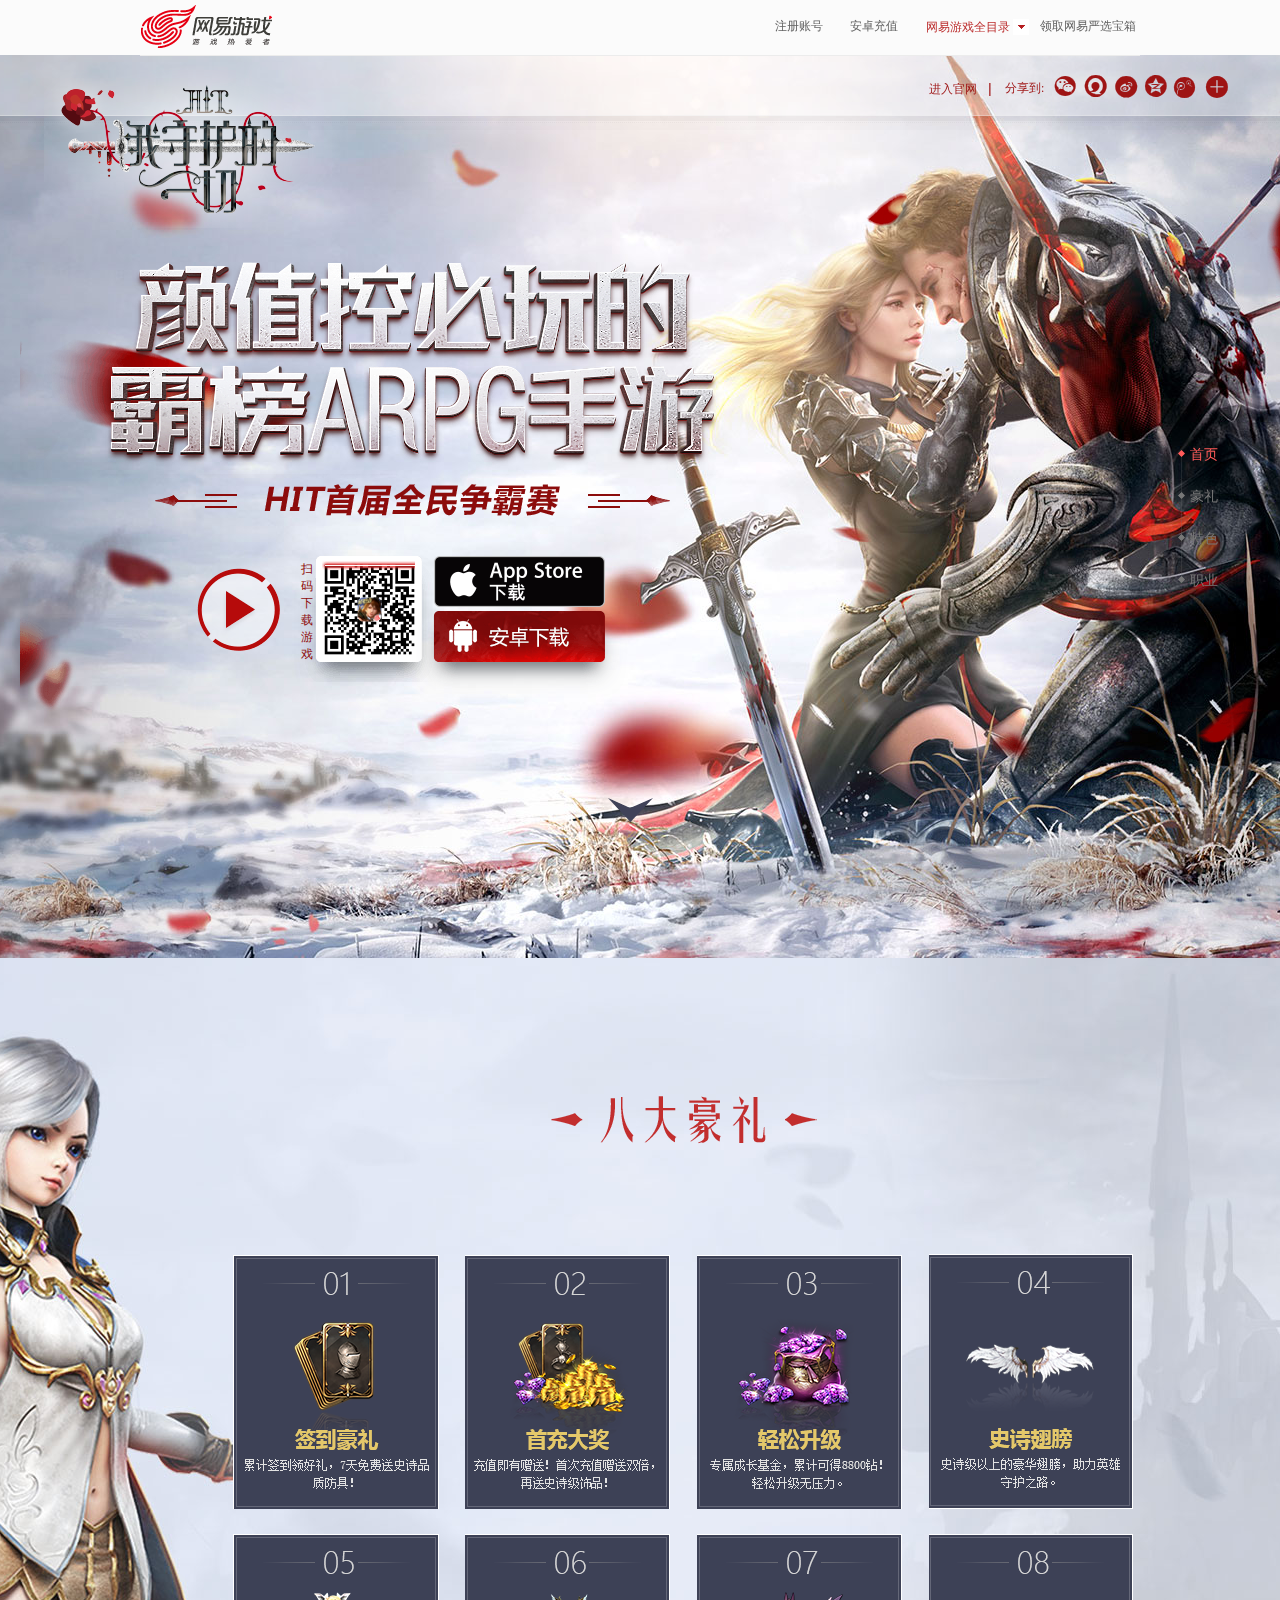
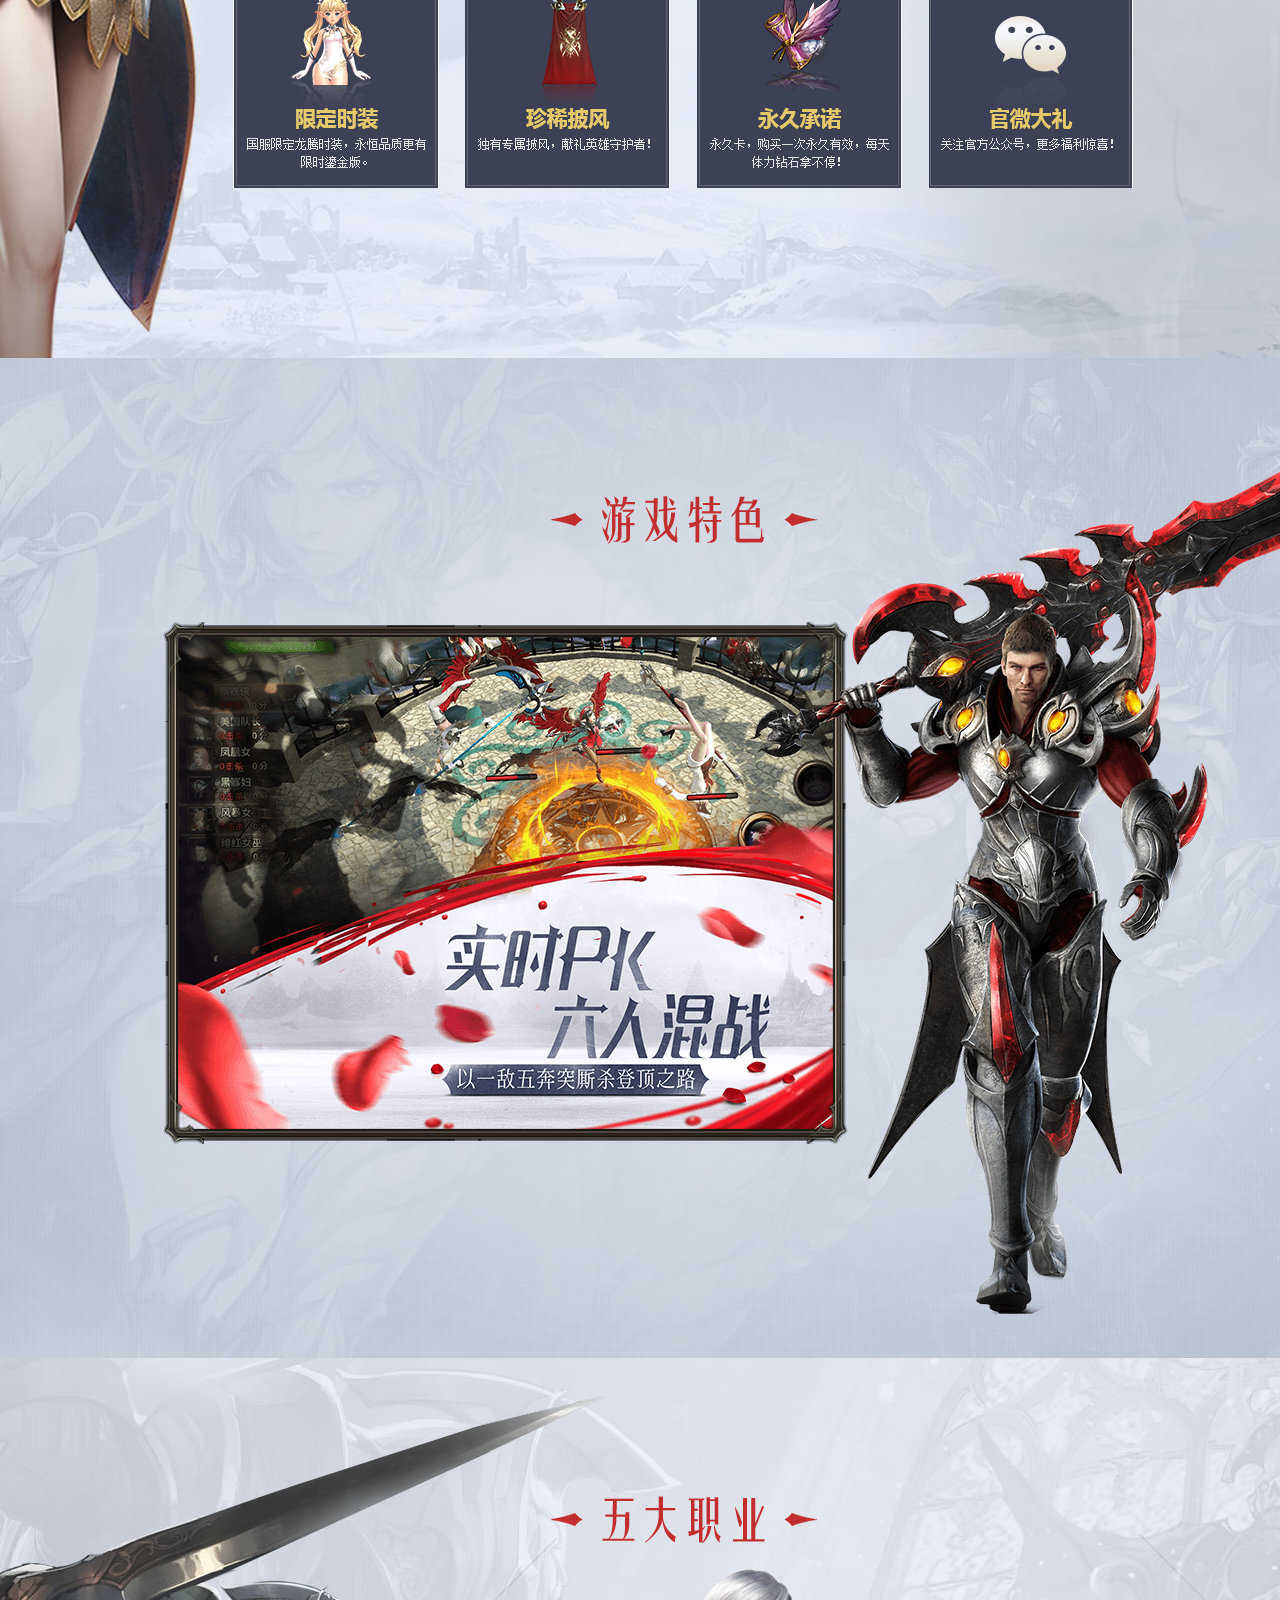
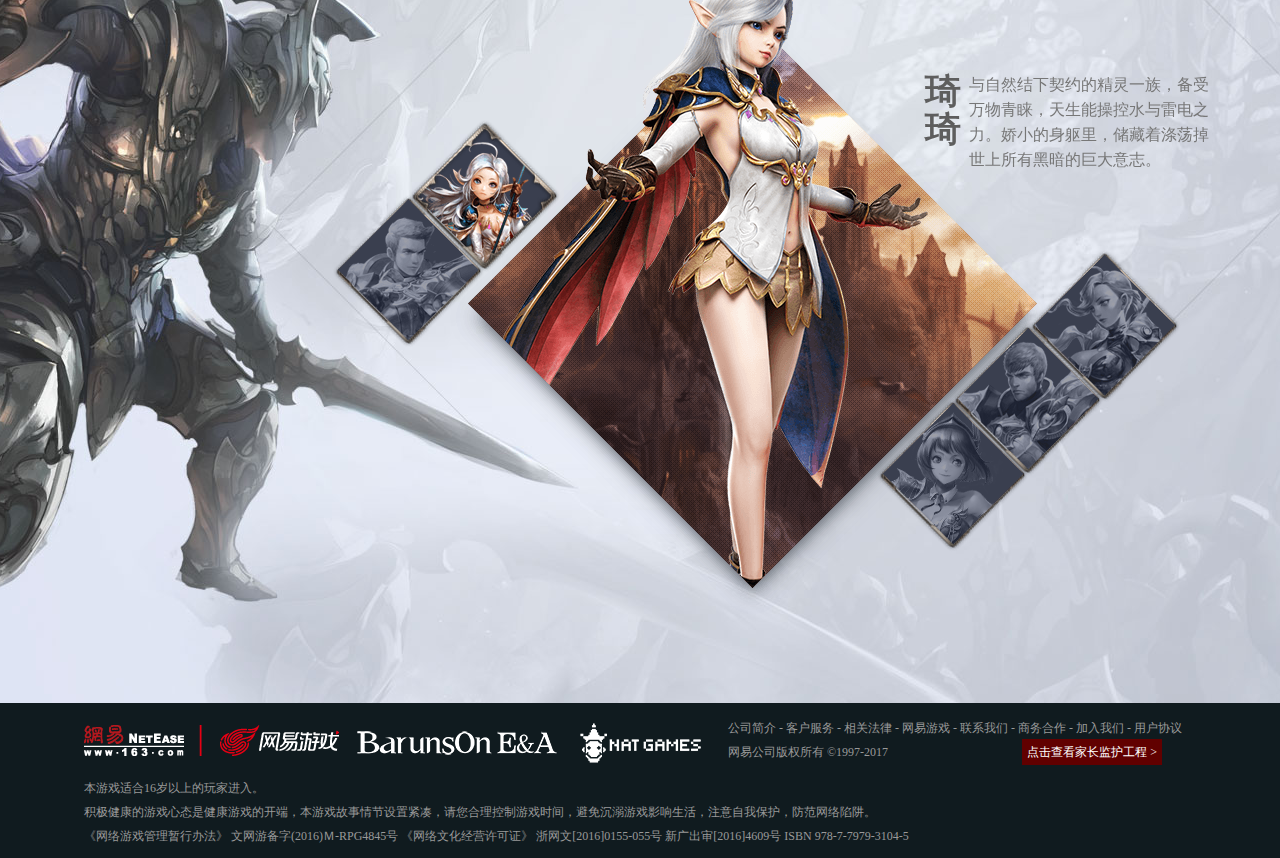
<file: index.html>
<!DOCTYPE html>
<html>

	<head>
		<meta charset="UTF-8">
		<title>《HIT:我守护的一切》手游官方网站_颜值控必玩的霸榜ARPG手游！全球首款虚幻4动作手游</title>
		<meta name="keywords" content="HIT:我守护的一切,我守护的一切, HIT:我守护的一切手游,我守护的一切下载,我守护的一切礼包,我守护的一切攻略,我守护的一切官网,我守护的一切礼包码,虚幻4, 动作手游,3D,网易手游,韩国游戏, 天堂2制作人, 颜值">
		<meta name="description" content="《HIT:我守护的一切》是由《天堂2》、《TERA》的原班制作团队倾力开发的ARPG手游，以十五年制作经验呈现端游品质的手游巨制。作为全球首款采用虚幻4引擎打造的ARPG，游戏实现了殿堂级的画质，连同致命打击感，带来完美的动作体验。">
		<meta name="author" content="GodV" />
		<link rel="shortcut icon" href="img/hit/icon.png/128.png" type="image/x-icon">
		<link rel="stylesheet" type="text/css" href="css/base.css" />
		<link rel="stylesheet" type="text/css" href="css/index.css" />
		<link rel="stylesheet" type="text/css" href="css/iconfont/iconfont.css" />
		<script src="js/base.js" defer="defer" type="text/javascript" charset="utf-8"></script>
		<script src="js/index.js" defer="defer" type="text/javascript" charset="utf-8"></script>
	</head>

	<body>
		<!--我来组成头部-->
		<div id="header">

			<!--此乃头部-->
			<div id="NIE-topBar">

				<!--网易图标菜单栏-->
				<div class="NIE-topBar-main" id="NIE-topBar-main">
					<a class="NIE-topBar-logo" id="NIE-topBar-logo" href=""></a>

					<!--中部信息栏-->
					<div class="NIE-topBar-mid" id="global_gp_mid" style="display: block;">
						<a id="global_gp_reg" href="../register/html/zhuce.html" target="_blank">注册账号</a>
						<a id="global_gp_card" href="../recharge/index.html" target="_blank">安卓充值</a>
					</div>

					<!--右部新闻上下轮播-->
					<div class="NIE-topBar-right" id="NIE-topBar-right">
						<a target="_blank" href="">领取网易严选宝箱</a>
					</div>

					<!--右部下拉菜单 游戏全目录-->
					<div id="NIE-topBar-menu">
						<span>网易游戏全目录 <em class="NIE-topBar-arrIcon"><i></i></em></span>
						<!--游戏列表-->
						<div class="NIE-table" id="NIE-table">
							<ul class="NIE-nav">
								<li style="width:247px;"><b>客户端游戏</b></li>
								<li class="mobi" style="width: 603px;"><b>手机游戏</b></li>
								<li style="width:147px;float:right;" class="last_th"><b>游戏辅助</b></li>
							</ul>
							<ul class="NIE-list">
								<li style="width:233px;">
									<p>角色扮演</p>
									<a href="" target="_blank"><em class="NIE-topBar-1st">梦幻西游电脑版</em></a>
									<a href="" target="_blank"><em class="NIE-topBar-hot">天下3</em></a>
									<a href="" target="_blank"><em class="NIE-topBar-hot">大话2经典版</em></a>
									<a href="" target="_blank"><em class="NIE-topBar-new">天谕</em></a>
									<a href="" target="_blank">大话2免费版</a>
									<a href="" target="_blank"><em class="NIE-topBar-new">西楚霸王</em></a>
									<a href="" target="_blank">新大话3经典版</a>
									<a href="" target="_blank"><em class="NIE-topBar-new">新倩女幽魂</em></a>
									<a href="" target="_blank">新大话3免费版</a>
									<a href="" target="_blank">镇魔曲</a>
									<a href="" target="_blank">大唐无双零</a>
									<a href="" target="_blank">龙魂时刻</a>
									<a href="" target="_blank">武魂2</a>
									<a href="" target="_blank">精灵传说</a>
									<a href="" target="_blank">斩魂</a>
									<a href="" target="_blank">新飞飞</a>
									<a href="" target="_blank">魔兽世界</a>
									<a href="" target="_blank">暗黑破坏神3</a>
									<p style="margin-top:2px;">竞技/休闲</p>
									<a href="" target="_blank"><em class="NIE-topBar-new">守望先锋</em></a>
									<a href="" target="_blank"><em class="NIE-topBar-new">突击英雄</em></a>
									<a href="" target="_blank"><em class="NIE-topBar-new">夺宝联盟</em></a>
									<a href="" target="_blank"><em class="NIE-topBar-new">无尽战区</em></a>
									<a href="" target="_blank"><em class="NIE-topBar-new">战意</em></a>
									<a href="" target="_blank"><em class="NIE-topBar-new">秘境对决</em></a>
									<a href="" target="_blank">风暴英雄</a>
									<a href="" target="_blank">星际争霸Ⅱ</a>
									<a href="" target="_blank">英雄三国</a>
									<a href="" target="_blank">炉石传说</a>
								</li>
								<li class="hot" style="width:143px;">
									<p>热门推荐</p>
									<a href="" target="_blank"><em class="NIE-topBar-hot">梦幻西游手游</em></a>
									<a href="" target="_blank"><em class="NIE-topBar-hot">大话西游手游</em></a>
									<a href="" target="_blank"><em class="NIE-topBar-hot">倩女幽魂手游</em></a>
									<a href="" target="_blank"><em class="NIE-topBar-hot">阴阳师</em></a>
									<a href="" target="_blank"><em class="NIE-topBar-hot">率土之滨</em></a>
									<a href="" target="_blank"><em class="NIE-topBar-hot">Raven：掠夺者</em></a>
									<a href="" target="_blank"><em class="NIE-topBar-hot">大唐无双手游</em></a>

									<a href="" target="_blank"><em class="NIE-topBar-hot">乱斗西游2</em></a>
									<a href="" target="_blank"><em class="NIE-topBar-hot">梦幻西游无双版</em></a>
									<a href="" target="_blank">功夫熊猫3手游</a>
									<a href="" target="_blank">西游神魔决</a>
									<a href="" target="_blank">时空之刃</a>
									<a href="" target="_blank">梦想星城</a>
									<a href="" target="_blank">乖离性百万亚瑟王</a>
									<a href="" target="_blank">百将行</a>
									<a href="" target="_blank">有杀气童话</a>

								</li>
								<li class="news" style="width: 416px;">
									<p>新品推荐</p>
									<div id="NIE-list-news">
										<div class="long-news">
											<a href="" target="_blank"><em class="NIE-topBar-new">天下手游</em></a>
											<a href="" target="_blank"><em class="NIE-topBar-new">Minecraft我的世界</em></a>
											<a href="" target="_blank"><em class="NIE-topBar-new">我守护的一切</em></a>
											<a href="" target="_blank"><em class="NIE-topBar-new">终结者2官方手游</em></a>
											<a href="" target="_blank"><em class="NIE-topBar-new">大话西游热血版</em></a>

											<a href="" target="_blank"><em class="NIE-topBar-new">永远的7日之都</em></a>
											<a href="" target="_blank"><em class="NIE-topBar-new">坦克世界闪击战</em></a>
											<a href="" target="_blank"><em class="NIE-topBar-new">天启联盟</em></a>
											<a href="" target="_blank"><em class="NIE-topBar-new">叛逆性百万亚瑟王</em></a>
											<a href="" target="_blank"><em class="NIE-topBar-new">飞刀又见飞刀</em></a>
											<a href="" target="_blank"><em class="NIE-topBar-new">元气战姬学院</em></a>
											<a href="" target="_blank">大唐游仙记</a>
											<a href="" target="_blank">大航海之路</a>

											<a href="" target="_blank">功夫熊猫官方手游</a>
											<a href="" target="_blank">猫和老鼠官方手游</a>

										</div>
										<div class="short-news">
											<a href="" target="_blank"><em class="NIE-topBar-new">镇魔曲手游</em></a>

											<a href="" target="_blank"><em class="NIE-topBar-new">秘境对决</em></a>
											<a href="" target="_blank"><em class="NIE-topBar-new">魔法禁书目录</em></a>
											<a href="" target="_blank"><em class="NIE-topBar-new">三少爷的剑</em></a>

											<a href="" target="_blank"><em class="NIE-topBar-new">迷雾世界</em></a>
											<a href="" target="_blank"><em class="NIE-topBar-new">光明大陆</em></a>

											<a href="" target="_blank"><em class="NIE-topBar-new">荆棘王座</em></a>
											<a href="" target="_blank"><em class="NIE-topBar-new">重装突击</em></a>
											<a href="" target="_blank"><em class="NIE-topBar-new">坦克连</em></a>
											<a href="" target="_blank"><em class="NIE-topBar-new">天骄铁骑</em></a>
											<a href="" target="_blank"><em class="NIE-topBar-new">无尽战区·觉醒</em></a>
											<a href="" target="_blank">劲舞团</a>

											<a href="" target="_blank">貂蝉的移动城堡</a>
											<a href="" target="_blank">小时代官方游戏</a>
											<a href="" target="_blank">妖刀少女异闻录</a>

										</div>
										<div class="mini-news">
											<a href="" target="_blank">永恒文明</a>
											<a href="" target="_blank">楚留香</a>
											<a href="" target="_blank">魂之幻影</a>
											<a href="" target="_blank">曙光先锋</a>

											<a href="" target="_blank">大富翁9</a>

											<a href="" target="_blank">无限战争</a>
											<a href="" target="_blank">陆小凤传奇</a>

											<a href="" target="_blank">狩猎纪元</a>
											<a href="" target="_blank">秘宝猎人</a>

											<a href="" target="_blank">无限幻斗</a>
											<a href="" target="_blank">黑暗启元</a>

											<a href="" target="_blank">小李飞刀</a>

											<a href="" target="_blank">伏魔咒</a>
											<a href="" target="_blank">天下HD</a>
											<a href="" target="_blank">天下X天下</a>

										</div>
										<div class="mini-news">
											<a href="" target="_blank">异次元战姬</a>
											<a href="" target="_blank">永恒边境</a>
											<a href="" target="_blank">钢铁黎明</a>
											<a href="" target="_blank">无尽神域</a>
											<a href="" target="_blank">勇士x勇士</a>
											<a href="" target="_blank">城堡风暴</a>
											<a href="" target="_blank">斩魂手游版</a>
											<a href="" target="_blank">热血办公室</a>
											<a href="" target="_blank">星际总动员</a>
											<a href="" target="_blank">魔天记</a>
											<a href="" target="_blank">末日孤舰</a>

											<a href="" target="_blank">雨血：影之刃</a>
											<a href="" target="_blank">弹弹猴</a>
											<a href="" target="_blank">圣灵觉醒</a>
											<a href="" target="_blank">命运起源</a>

										</div>
										<div class="mini-news">
											<a href="" target="_blank">蛋糕物语</a>
											<a href="" target="_blank">皇牌机娘</a>
											<a href="" target="_blank">忍者必须死2</a>

											<a href="" target="_blank">童话大冒险</a>
											<a href="" target="_blank">暴走骑士团</a>
											<a href="" target="_blank">倩女幽魂录</a>
											<a href="" target="_blank">契约兵团</a>
											<a href="" target="_blank">神魔劫</a>
											<a href="" target="_blank">火拼萌萌消</a>
											<a href="" target="_blank">超能动物联盟</a>
											<a href="" target="_blank">将临天下</a>

											<a href="" target="_blank">魔塔学院</a>
											<a href="" target="_blank">蘑菇战争</a>
											<a href="" target="_blank">魔霸风暴</a>

											<a href="" target="_blank">绝代双骄</a>

										</div>
										<div class="mini-news">
											<a href="" target="_blank">格罗亚传奇</a>
											<a href="" target="_blank">我朝有马</a>
											<a href="" target="_blank">口袋侏罗纪</a>
											<a href="" target="_blank">萌王EX</a>
											<a href="" target="_blank">千岛物语</a>
											<a href="" target="_blank">迷你西游</a>

											<a href="" target="_blank">来自星星的你</a>
											<a href="" target="_blank">主公莫慌</a>
											<a href="" target="_blank">烽火王师</a>
											<a href="" target="_blank">实况俱乐部</a>

											<a href="" target="_blank">花语月</a>
											<a href="" target="_blank">惊梦</a>
											<a href="" target="_blank">十万个女妖精</a>

										</div>
									</div>

									<a href="javascript:void(0)" hidefocus="true" class="NIE-topBar-more" id="NIE-topBar-more">更多热门手游</a>
								</li>
								<li style="width:134px;border-right:0;float:right;">

									<a href="" target="_blank"><em class="NIE-topBar-hot">游品位</em></a>
									<a href="" target="_blank"><em class="NIE-topBar-hot">网易MuMu</em></a>
									<a href="" target="_blank">网易游戏印象</a>

									<a href="" target="_blank">网易游戏平台</a>
									<a href="" target="_blank"><em class="NIE-topBar-new">游戏论坛app</em></a>
									<a href="" target="_blank">手机将军令</a>
									<a href="" target="_blank">将军令</a>
									<a href="" target="_blank">游戏知道</a>
									<a href="" target="_blank">藏宝阁</a>
									<a href="" target="_blank">网易CC</a>
									<a href="" target="_blank">客服中心</a>
									<a href="" target="_blank">自助百宝箱</a>
									<a href="" target="_blank">网易UU加速器</a>
									<a class="NIE-topBar-btn" href="" target="_blank">网易游戏</a>
								</li>
							</ul>
						</div>
					</div>
				</div>
			</div>

			<!--主导航-->
			<div id="mainNav">
				<!--宣传logo-->
				<a href="../index/index.html" target="_blank" class="logo">
					<img src="img/hit/logo.png/300.png" alt="HIT:我守护的一切" />
				</a>

				<!--右侧分享-->
				<div class="shareBox" id="JshareBox">
					<div class="tit clearfix">
						<a href="../index/index.html" target="_blank" class="gw">进入官网</a>
						<div id="NIE-share">
							<span class="NIE-share-txt">分享到:</span>
							<ul class="NIE-share-iconBtn">
								<li>
									<a class="iconfont NIE-share-btn23" style="font-size: 22px;" title="分享到微信二维码" target="_self">&#xe603;</a>
								</li>
								<li>
									<a class="iconfont NIE-share-btn22" style="font-size: 23px;" title="分享到易信" target="_self">&#xe604;</a>
								</li>
								<li>
									<a class="iconfont NIE-share-btn2" style="font-size: 25px;" title="分享到新浪微博" target="_self">&#x3464;</a>
								</li>
								<li>
									<a class="iconfont NIE-share-btn1" style="font-size: 23px;" title="分享到QQ空间" target="_self">&#xe661;</a>
								</li>
								<li>
									<a class="iconfont NIE-share-btn3" style="font-size: 21px;" title="分享到腾讯微博" target="_self">&#xe613;</a>
								</li>
								<li class="morebtn" id="share-more-btn">
									<a class="iconfont morebtn" style="font-size: 26px;line-height: 27px;padding-bottom: 10px;">&#xe682;</a>
									<div class="NIE-share-clearfix "></div>
									<div class="NIE-share-more">
										<ul id="share-more-ul">
											<li>
												<a class="iconfont NIE-share-btn8 "  title="分享到人人网 " target="_self ">人人网</a>
											</li>
											<li>
												<a class="iconfont NIE-share-btn24 "  title="分享到QQ好友 " target="_self ">QQ好友</a>
											</li>
											<li>
												<a class="iconfont NIE-share-btn11 "  title="分享到豆瓣 " target="_self ">豆瓣</a>
											</li>
											<li>
												<a class="iconfont NIE-share-btn14 "  title="分享到百度贴吧 " target="_self ">百度贴吧</a>
											</li>
										</ul>
									</div>
								</li>
							</ul>
						</div>
					</div>
				</div>
			</div>
		</div>

		<!--宣传视频-->
		<div id="video">
			<div class="bg"></div>
			<div class="play-box">
				<div id="vBox"></div>
				<div class="close"></div>
			</div>
		</div>

		<!--此乃核心内容-->
		<div id="wrap" class="swiper-container " style="">
			<h1>我守护的一切</h1>
			<div class="swiper-wrapper" style="padding-top: 0px; padding-bottom: 0px; transform: translate3d(0px, 0px, 0px); transition-duration: 0.3s; width: 1368px; height: 4000px; ">
				<!--第一屏-->
				<div id="wrap-page1" class="swiper-slide main-slide page-1 swiper-slide-visible swiper-slide-active slidePage">
					<!--随鼠标移动的花-->
					<div id="flower-bg" style="position: absolute; top: 40px; left:  20px;">
						<img src="img/flowers_5f83afe.png" width="1400px" height="800px"/>
					</div>
					<div class="content ">
						<img src="img/slogan_8c98f7e.png" alt=" " class="slogan">
						<div class="download-box ">
							<div id="nie-download" class="nie-download down-wrap" pub-name="下载参数2 " data-download="hit|gw ">
								<div class="NIE-qrcode">
									<i></i>
									<img src="img/hit/qrCode.png">
								</div>
								<div class="buttons">
									<a class="link-apple NIE-button-ios" target="_blank " href="javascript:void(0); "></a>
									<a class="link-android NIE-button-android" target="_blank " href="javascript:void(0); "></a>
								</div>
								<p>扫码下载游戏</p>
							</div>
							<a href="javascript:void(0);" class="libao "></a>
						</div>
						<!--视频按钮-->
						<a href="javascript:void(0);" id="play-video" class="play" data-src="https://nie.res.netease.com/hit/2016/27ba2067e6193d9ae5c9f853451bd4b5qt.mp4">
							<span></span>
							<i></i>
						</a>
					</div>
				</div>

				<!--第二屏-->
				<div id="wrap-page2" class="swiper-slide main-slide page-2 slidePage">
					<div class="content ">
						<img src="img/title-hl_2209bf4.png " alt=" " class="title ">
						<ul class="hl-list ">
							<li class="item-1"></li>
							<li class="item-2"></li>
							<li class="item-3"></li>
							<li class="item-4"></li>
							<li class="item-5"></li>
							<li class="item-6"></li>
							<li class="item-7"></li>
							<li class="item-8"></li>
						</ul>
					</div>
				</div>

				<!--第三屏-->
				<div id="wrap-page3" class="swiper-slide main-slide page-3 slidePage">
					<!--左右箭头-->
					<img class="title" src="img/title-ts_af083aa.png " alt=" ">
					<div class="handler " id="handler">
						<a class="arrow-left " href="javascript:void(0);"></a>
						<a class="arrow-right " href="javascript:void(0);"></a>
					</div>
					
					<!--主轮播图-->
					<div class="swiper-container " id="ts">
						<div class="swiper-wrapper " style="width: 8208px; height: 1000px;">
								
							<!--修高-->
							<div id="slidePageActive" class="swiper-slide slide-2 " style="width: 1368px; height: 1000px; ">
								<div class="content ">
									<img class="pic fadeInLeft " src="img/ts-2-3_707e763.png" alt=" ">
									<img  class="person fadeInRight "src="img/ts-2-2_1945a66.png" alt=" ">
								</div>
							</div>
							
							<!--琪琪-->
							<div class="swiper-slide slide-1 " style="width: 1368px; height: 1000px; ">
								<div class="content ">
									<img src="img/ts-1-3_7b8d61f.png " alt=" " class="pic fadeInLeft ">
									<img src="img/ts-1-2_1e4c878.png " alt=" " class="person fadeInRight ">
								</div>
							</div>
	
							<!--莉娜-->
							<div class="swiper-slide slide-5 " style="width: 1368px; height: 1000px; ">
								<div class="content ">
									<img src="img/ts-5-3_62ac348.png " alt=" " class="pic fadeInLeft ">
									<img src="img/ts-5-2_32ed430.png " alt=" " class="person fadeInRight ">
								</div>
							</div>
							
							<!--埃妮卡-->
							<div class="swiper-slide slide-4" style="width: 1368px; height: 1000px; ">
								<div class="content ">
									<img class="pic fadeInLeft " src="img/ts-4-3_824f643.png " alt=" " >
									<img class="person fadeInRight " src="img/ts-4-2_0fee1e9.png " alt=" " >
								</div>
							</div>
							
                        
						</div>
					</div>
				</div>

				<!--第四屏-->
				<div  id="wrap-page4" class="swiper-slide main-slide page-4 slidePage">
					<img src="img/title-job_cc76105.png " alt=" " class="title ">
					<div class="content ">
						<div class="map ">
							<div class="tabs ">
								<div class="pics" id="pics-character-mini">
									<a href="javascript:void(0); " id="item-active" class="item item-0">
										<img src="img/avatar-1_0788f28.png " alt=" " class="default ">
										<img src="img/avatar-1-hover_03dd880.png " alt=" " class="high ">
										<img src="img/selected_9abb014.png " alt=" " class="selected ">
									</a>
									<a href="javascript:void(0); " class="item item-1 ">
										<img src="img/avatar-4_67ff066.png " alt=" " class="default ">
										<img src="img/avatar-4-hover_182aa50.png " alt=" " class="high ">
										<img src="img/selected_9abb014.png " alt=" " class="selected ">
									</a>
									<a href="javascript:void(0); " class="item item-2 ">
										<img src="img/avatar-3_7f9fe94.png " alt=" " class="default ">
										<img src="img/avatar-3-hover_691928a.png " alt=" " class="high ">
										<img src="img/selected_9abb014.png " alt=" " class="selected ">
									</a>
									<a href="javascript:void(0); " class="item item-3 ">
										<img src="img/avatar-2_1b49ddc.png " alt=" " class="default ">
										<img src="img/avatar-2-hover_561fdca.png " alt=" " class="high ">
										<img src="img/selected_9abb014.png " alt=" " class="selected ">
									</a>
									<a href="javascript:void(0); " class="item item-4 cur ">
										<img src="img/avatar-5_79c8db5.png " alt=" " class="default ">
										<img src="img/avatar-5-hover_b53855b.png " alt=" " class="high ">
										<img src="img/selected_9abb014.png " alt=" " class="selected ">
									</a>
								</div>
								<img src="img/transparent_afed318.png " alt=" " class="line " usemap="#picture " hidefocus="true ">
								<map name="picture " id="picture ">
                  <area shape="poly " coords="76,70,145,140,215,70,145,0 " href="javascript:void(0); ">
                  <area shape="poly " coords="0,146,70,216,140,146,70,75 " href="javascript:void(0); ">
                  <area shape="poly " coords="696,199,765,270,835,199,765,130 " href="javascript:void(0); ">
                  <area shape="poly " coords="619,275,690,345,760,275,690,205 " href="javascript:void(0); ">
                  <area shape="poly " coords="612, 282, 542, 352, 617, 423, 687, 347 " href="javascript:void(0); ">
                </map>
							</div>
						</div>

						<div class="bg "></div>
						<div class="swiper-container " id="job">
							<div class="swiper-wrapper " id="pics-character">
								<div class="swiper-slide slide-1 " id="slide-active" style="opacity: 1;">
									<div class="des-box clearfix ">
										<div class="name ">琦琦</div>
										<p class="des ">与自然结下契约的精灵一族，备受万物青睐，天生能操控水与雷电之力。娇小的身躯里，储藏着涤荡掉世上所有黑暗的巨大意志。</p>
									</div>
									<img src="img/person-2_937d7f4.png " alt=" " class="person">
								</div>

								<div class="swiper-slide slide-2 ">
									<div class="des-box clearfix ">
										<div class="name ">卢卡斯</div>
										<p class="des ">游走在光暗之间的独行者，年轻而孤高。双刀是他从不离身的武器，是他戏弄于鼓掌间的艺术，更是他的勋章，见证了他不曾旁落的胜利。</p>
									</div>
									<img src="img/person-4_723214e.png " alt=" " class="person ">
								</div>

								<div class="swiper-slide slide-3 ">
									<div class="des-box clearfix ">
										<div class="name ">埃尼卡</div>
										<p class="des ">没有人比她更深谙杀戮的美妙。提着长镰的她，游弋在晨昏交替中，携死神而至。刃上淬满敌人的鲜血，只给对方留下长眠和经久的恐惧。</p>
									</div>
									<img src="img/person-1_d19fd0a.png " alt=" " class="person ">
								</div>

								<div class="swiper-slide slide-4 ">
									<div class="des-box clearfix ">
										<div class="name ">修高</div>
										<p class="des ">女神最忠实的信徒。背负巨剑行走在大地，传递神的旨意。剑身宽厚，一如他的性格，筑起了守护的长堤。</p>
									</div>
									<img src="img/person-3_47d7837.png " alt=" " class="person ">
								</div>

								<div class="swiper-slide slide-5 ">
									<div class="bg "></div>
									<div class="des-box clearfix ">
										<div class="name ">莉娜</div>
										<p class="des ">冷漠与炙热交织的游猎者，游弋在战场边缘。鸣箭在暗影中沉寂，静待最后的致命一击。箭羽划破时空，独留下失败者的残吼。</p>
									</div>
									<img src="img/person-5_edd37b6.png " alt=" " class="person ">
								</div>
							</div>
						</div>
					</div>

					<div id="NIE-copyRight">
						<div class="nie-copyright-new-inner ">
							<div class="nie-cn-part1 ">
								<span class="nie-cn-logo ">
									<a class="a0 " href="javascript:void(0);" target="_blank ">
										<img src="img/hit/netease.2.png ">
									</a>
									<a class="a1 " href="javascript:void(0);" target="_blank">
										<img src="img/hit/nie.2.png ">
									</a>
										<img src="img/bq-logo1_c5b9ab6.png ">
										<img src="img/bq-logo2_5da234a.png ">
								</span>
								<span class="nie-cn-nav ">
									<i class="nie-cn-nav-i1 ">
										<a href="javascript:void(0);" target="_blank ">公司简介</a> - <a href="javascript:void(0);" target="_blank ">客户服务</a> - <a href="javascript:void(0);" target="_blank ">相关法律</a> - <a href="javascript:void(0);" target="_blank ">网易游戏</a> - <a href="javascript:void(0);" target="_blank ">联系我们</a> - <a href="javascript:void(0);" target="_blank ">商务合作</a> - <a href="javascript:void(0);" target="_blank ">加入我们</a> - <a href="javascript:void(0);" target="_blank ">用户协议</a>
									</i>
									<i class="nie-cn-nav-i2 ">
									网易公司版权所有 ©1997-2017 <a class="nie-cn-guardianship " href="javascript:void(0);" target="_blank ">点击查看家长监护工程 &gt; </a>
									</i>
								</span>
							</div>
							<div class="nie-cn-part2 ">
								<p>本游戏适合16岁以上的玩家进入。</p>
								<p>积极健康的游戏心态是健康游戏的开端，本游戏故事情节设置紧凑，请您合理控制游戏时间，避免沉溺游戏影响生活，注意自我保护，防范网络陷阱。</p>
								<a href="javascript:void(0);" target="_blank ">《网络游戏管理暂行办法》</a> <span>文网游备字(2016)Ｍ-RPG4845号</span> <span>《网络文化经营许可证》</span> <span>浙网文[2016]0155-055号</span> <span>新广出审[2016]4609号</span> <span>ISBN 978-7-7979-3104-5</span> </div>
						</div>
					</div>
				</div>
			</div>
			


			<!--第二屏全页广告-->
			<div id="all-page-banner">
				<div id="all-page-banner-bg"></div>
				<div id="Jdialog" class="pop-dialog show">
					<div class="tempWrap" style="overflow:hidden; position:relative; width:780px">
						<div class="main" style="width: 6240px; position: relative;padding: 0px; margin: 0px;">
							<!--豪礼1-->
							<!--<div class="content">
		                    <div class="title">01 全民福利</div>
		                    <div class="article">
		                        <p>庆祝预约达到20w，开服后24小时内登陆的所有玩家，全部玩家皆可获得预约终极奖励！</p>
		                        <table>
		                            <thead>
		                                <tr>
		                                    <th>预约量</th>
		                                    <th>相应奖励</th>
		                                </tr>
		                            </thead>
		                            <tbody>
		                                <tr>
		                                    <td>5W</td>
		                                    <td>金币*3W、炽天使羽毛*20</td>
		                                </tr>
		                                <tr>
		                                    <td>10W</td>
		                                    <td>金币*3W、炽天使羽毛*30</td>
		                                </tr>
		                                <tr>
		                                    <td>20W</td>
		                                    <td>金币*3W、炽天使羽毛*50、英雄饰品召唤券*1</td>
		                                </tr>
		                            </tbody>
		                        </table>
		                        <p class="tip">
		                            注：炽天使羽毛为游戏商城代币，可购买游戏商城物品；英雄饰品召唤券，使用可获得英雄品质的饰品装备。
		                        </p>
		                    </div>
		        </div>
		
								<!--豪礼2-->
							<div class="content" style="float: left; width: 780px;">
								<div class="title">01 签到豪礼</div>
								<div class="article">
									<p>创建游戏角色7日内，玩家登陆即可获得对应奖励</p>
									<table>
										<tbody>
											<tr>
												<td width="80">1 天</td>
												<td>炽天使之羽毛*50</td>
											</tr>
											<tr>
												<td width="80">2 天</td>
												<td>英雄品质武器召唤券*1</td>
											</tr>
											<tr>
												<td width="80">3 天</td>
												<td>扫荡券*100</td>
											</tr>
											<tr>
												<td width="80">4 天</td>
												<td>钻石*150</td>
											</tr>
											<tr>
												<td width="80">5 天</td>
												<td>英雄品质防具召唤券*1</td>
											</tr>
											<tr>
												<td width="80">6 天</td>
												<td>经验加成卡*50</td>
											</tr>
											<tr>
												<td width="80">7 天</td>
												<td>史诗品质防具召唤券*1,史诗品质饰品召唤券*1</td>
											</tr>
										</tbody>
									</table>
									<p class="tip">注：炽天使羽毛为游戏商城代币，可购买游戏商城物品；召唤券，使用可直接获得相应品质的装备。</p>
								</div>
							</div>

							<!--豪礼3-->
							<!-- <div class="content">
		            <div class="title">03 30元话费</div>
		            <div class="article">
		                <p>安卓玩家专享福利，预约下载冲级，即可免费获得30元话费！！</p>
		                <p class="center">扫描活动二维码，立即报名参加！</p>
		                        <img src="img/huafei_70db738.jpg" alt="" class="qr"/>
		            </div>
		        </div> -->

							<!--豪礼4-->
							<div class="content" style="float: left; width: 780px;">
								<div class="title">02 首充大奖</div>
								<div class="article">
									<p class="s-title">玩家首次充值任意值，即可获得豪华奖励：</p>
									<p class="indent">道具加成卡*10</p>
									<p class="indent">经验加成卡*10</p>
									<p class="indent">金币加成卡*10</p>
									<p class="indent">史诗品质饰品召唤券*1</p>
									<p class="tip">注：加成卡：探索冒险副本时使用，会增加相应物品的掉落；召唤券，使用可直接获得相应品质的装备。</p>
									<p>每次充值均有额外钻石赠送。首次充值，额外钻石双倍赠送。</p>
									<table>
										<tbody>
											<tr>
												<td width="80">6 元</td>
												<td>充值6元，可购买60钻石。</td>
											</tr>
											<tr>
												<td>30 元</td>
												<td>充值30元，可购买300钻石。首次充值可多获得60钻石，以后每次购买可多获得30钻石。</td>
											</tr>
											<tr>
												<td>60 元</td>
												<td>充值60元，可购买600钻石。首次充值可多获得160钻石，以后每次购买可多获得80钻石。</td>
											</tr>
											<tr>
												<td>128 元</td>
												<td>充值128元，可购买1280钻石。首次充值可多获得400钻石，以后每次购买可多获得200钻石。</td>
											</tr>
											<tr>
												<td>288 元</td>
												<td>充值288元，可购买2880钻石。首次充值可多获得1000钻石，以后每次购买可多获得500钻石。</td>
											</tr>
											<tr>
												<td>648 元</td>
												<td>充值648元，可购买6480钻石。首次充值可多获得3200钻石，以后每次购买可多获得1600钻石。</td>
											</tr>
										</tbody>
									</table>
								</div>
							</div>

							<!--豪礼5-->
							<div class="content" style="float: left; width: 780px;">
								<div class="title">03 轻松升级</div>
								<div class="article">
									<p>购买成长基金，等级到达规定等级，即可领取钻石返利，累计可获得8800钻！</p>
									<table>
										<tbody>
											<tr>
												<td width="80">20级</td>
												<td>200钻石</td>
											</tr>
											<tr>
												<td>30级</td>
												<td>500钻石</td>
											</tr>
											<tr>
												<td>40级</td>
												<td>1000钻石</td>
											</tr>
											<tr>
												<td>45级</td>
												<td>1300钻石</td>
											</tr>
											<tr>
												<td>50级</td>
												<td>1800钻石</td>
											</tr>
											<tr>
												<td>55级</td>
												<td>2000钻石</td>
											</tr>
											<tr>
												<td>60级</td>
												<td>2000钻石</td>
											</tr>
										</tbody>
									</table>
								</div>
							</div>

							<!--豪礼6-->
							<div class="content" style="float: left; width: 780px;">
								<div class="title">04 史诗翅膀</div>
								<div class="article">
									<p>助力英雄守护之路，公测专属翅膀礼包，购买礼包可获得【荣誉、纯洁、权势】三种翅膀中的一对，翅膀为史诗品质及以上</p>
									<img src="img/chibang01_a61c87d.jpg" alt="">
									<img src="img/chibang02_3b03c6f.jpg" alt="">
								</div>
							</div>

							<!--豪礼7-->
							<div class="content" style="float: left; width: 780px;">
								<div class="title">05 限定时装</div>
								<div class="article">
									<p>国服限定龙腾时装，购买相应礼包可获得中国版独有的史诗品质龙腾时装一套（共4件）</p>
									<img src="img/picture-1_1700348.png" alt="">
									<p>新手7日内，累计充值一定额度，还有永恒品质龙腾时装一套（4件），专属鎏金版外观</p>
									<img src="img/picture-2_1a20029.png" alt="">
								</div>
							</div>

							<!--豪礼8-->
							<div class="content" style="float: left; width: 780px;">
								<div class="title">06 珍稀披风</div>
								<div class="article">
									<p>独有披风礼包，购买礼包可获得【荣誉、纯洁、权势】三种披风中的一件，披风为史诗品质及以上。</p>
									<img src="img/pifeng_06006f2.png" alt="" width="495px">
								</div>
							</div>

							<!--豪礼9-->
							<div class="content" style="float: left; width: 780px;">
								<div class="title">07 永久承诺</div>
								<div class="article">
									<p>购买永久卡，即可每天领取奖励：冒险点*60 、钻石*100</p>
									<p>还有钻石月卡和冒险点月卡可供玩家选购~~ </p>
									<p>购买钻石月卡，连续30天，每日可领取100钻石；</p>
									<p>购买冒险点月卡，连续30天，每日可领取120冒险点。</p>
								</div>
							</div>

							<!--豪礼10-->
							<div class="content" style="float: left; width: 780px;">
								<div class="title">08 官微大礼</div>
								<div class="article">
									<p class="center">扫描关注官方公众号，更多福利惊喜！</p>
									<img src="img/qrcode_577040c.jpg" alt="" class="qr">
								</div>
							</div>
						</div>
					</div>
					<!--关闭X-->
					<div class="close"></div>
					<a href="javascript:void(0);" class="prev" id="dp"></a>
					<a href="javascript:void(0);" class="next" id="dn"></a>
				</div>
			</div>

			<!--雪花-->
			<img class="snow" src="img/flower_439280b.png" />
			<img class="snow" src="img/flower_439280b.png" />
			<img class="snow" src="img/flower_439280b.png" />
			<img class="snow" src="img/flower_439280b.png" />

			<!--导航-->
			<ul id="navigation">
				<li class="nav-1 " id="cur">首页</li>
				<li class="nav-2 ">豪礼</li>
				<li class="nav-3 ">特色</li>
				<li class="nav-4 ">职业</li>
			</ul>

			<!--指引箭头-->
			<span class="J_arrow tip-arrow show "></span>

		</div>

	</body>

</html>
</file>
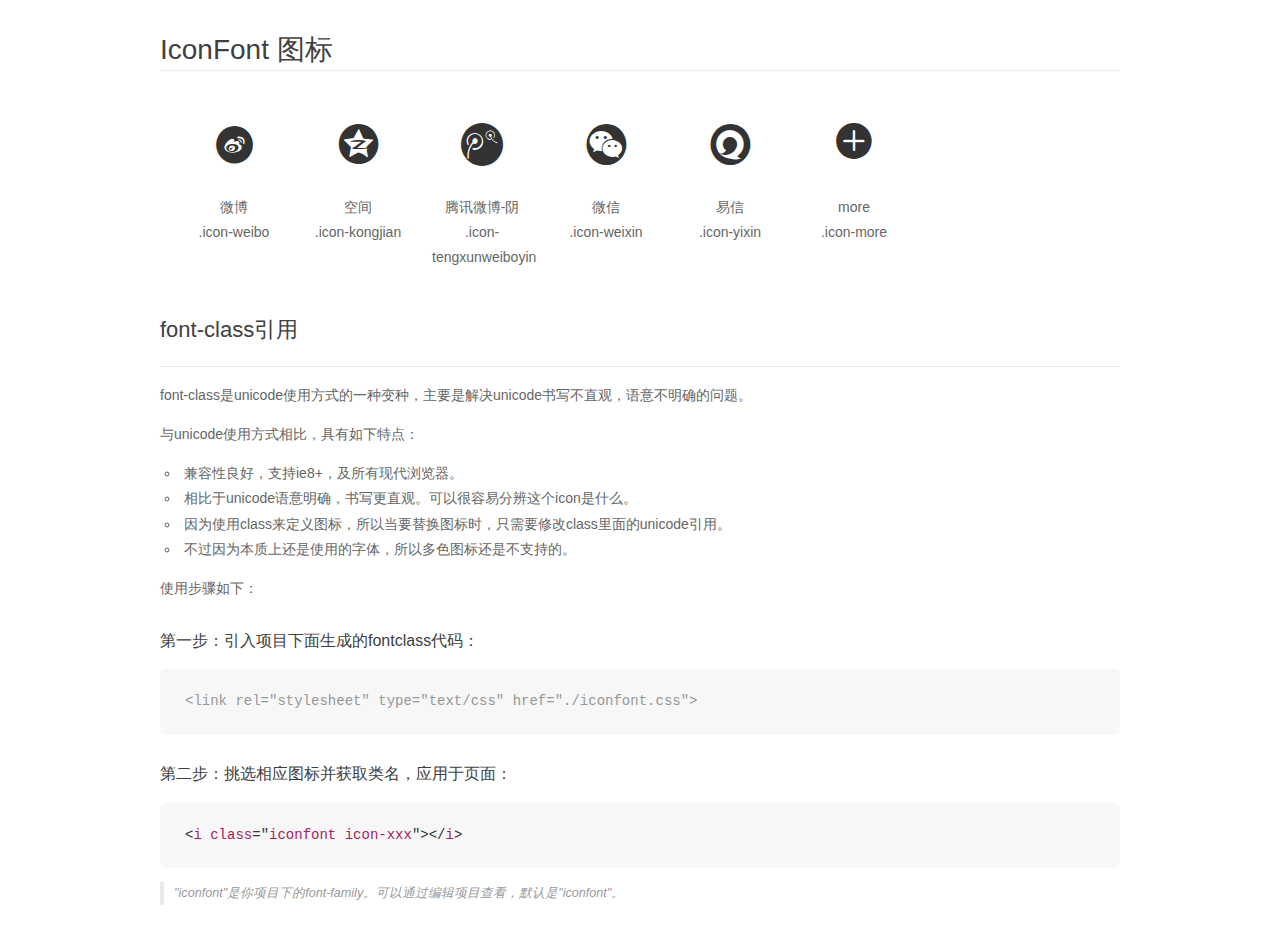
<file: css/iconfont/demo_fontclass.html>
<!DOCTYPE html>
<html>
<head>
    <meta charset="utf-8"/>
    <title>IconFont</title>
    <link rel="stylesheet" href="demo.css">
    <link rel="stylesheet" href="iconfont.css">
</head>
<body>
    <div class="main markdown">
        <h1>IconFont 图标</h1>
        <ul class="icon_lists clear">
            
                <li>
                <i class="icon iconfont icon-weibo"></i>
                    <div class="name">微博</div>
                    <div class="fontclass">.icon-weibo</div>
                </li>
            
                <li>
                <i class="icon iconfont icon-kongjian"></i>
                    <div class="name">空间</div>
                    <div class="fontclass">.icon-kongjian</div>
                </li>
            
                <li>
                <i class="icon iconfont icon-tengxunweiboyin"></i>
                    <div class="name">腾讯微博-阴</div>
                    <div class="fontclass">.icon-tengxunweiboyin</div>
                </li>
            
                <li>
                <i class="icon iconfont icon-weixin"></i>
                    <div class="name">微信</div>
                    <div class="fontclass">.icon-weixin</div>
                </li>
            
                <li>
                <i class="icon iconfont icon-yixin"></i>
                    <div class="name">易信</div>
                    <div class="fontclass">.icon-yixin</div>
                </li>
            
                <li>
                <i class="icon iconfont icon-more"></i>
                    <div class="name">more</div>
                    <div class="fontclass">.icon-more</div>
                </li>
            
        </ul>

        <h2 id="font-class-">font-class引用</h2>
        <hr>

        <p>font-class是unicode使用方式的一种变种，主要是解决unicode书写不直观，语意不明确的问题。</p>
        <p>与unicode使用方式相比，具有如下特点：</p>
        <ul>
        <li>兼容性良好，支持ie8+，及所有现代浏览器。</li>
        <li>相比于unicode语意明确，书写更直观。可以很容易分辨这个icon是什么。</li>
        <li>因为使用class来定义图标，所以当要替换图标时，只需要修改class里面的unicode引用。</li>
        <li>不过因为本质上还是使用的字体，所以多色图标还是不支持的。</li>
        </ul>
        <p>使用步骤如下：</p>
        <h3 id="-fontclass-">第一步：引入项目下面生成的fontclass代码：</h3>


        <pre><code class="lang-js hljs javascript"><span class="hljs-comment">&lt;link rel="stylesheet" type="text/css" href="./iconfont.css"&gt;</span></code></pre>
        <h3 id="-">第二步：挑选相应图标并获取类名，应用于页面：</h3>
        <pre><code class="lang-css hljs">&lt;<span class="hljs-selector-tag">i</span> <span class="hljs-selector-tag">class</span>="<span class="hljs-selector-tag">iconfont</span> <span class="hljs-selector-tag">icon-xxx</span>"&gt;&lt;/<span class="hljs-selector-tag">i</span>&gt;</code></pre>
        <blockquote>
        <p>"iconfont"是你项目下的font-family。可以通过编辑项目查看，默认是"iconfont"。</p>
        </blockquote>
    </div>
</body>
</html>
</file>
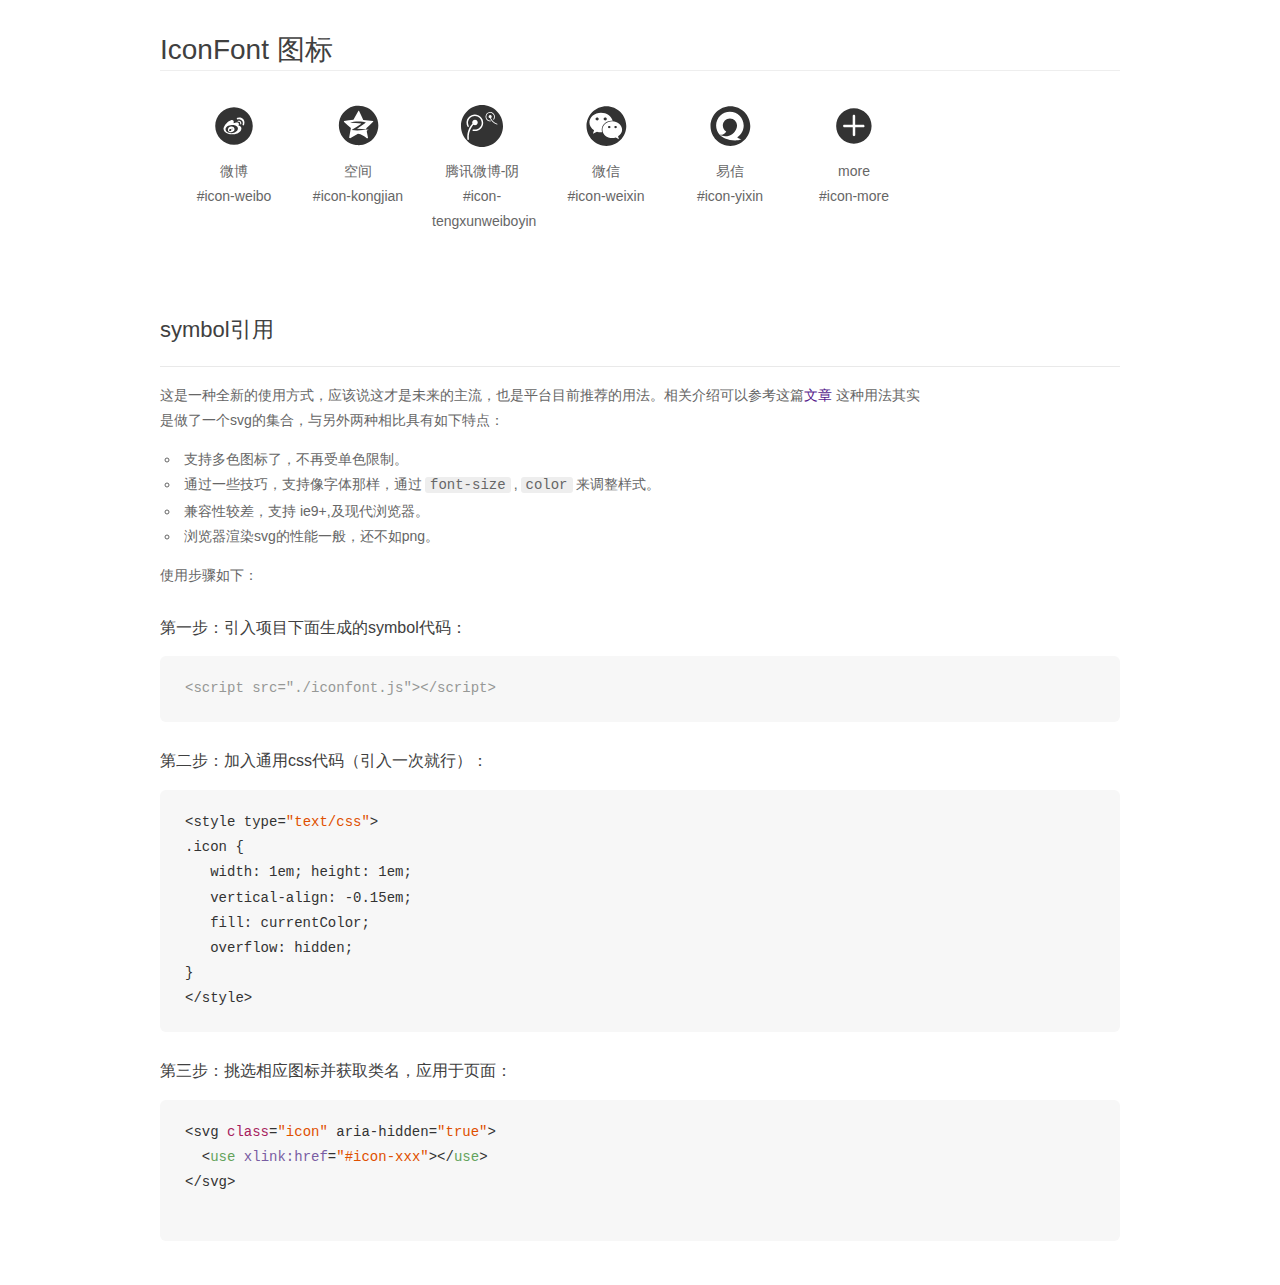
<file: css/iconfont/demo_symbol.html>
<!DOCTYPE html>
<html>
<head>
    <meta charset="utf-8"/>
    <title>IconFont</title>
    <link rel="stylesheet" href="demo.css">
    <script src="iconfont.js"></script>

    <style type="text/css">
        .icon {
          /* 通过设置 font-size 来改变图标大小 */
          width: 1em; height: 1em;
          /* 图标和文字相邻时，垂直对齐 */
          vertical-align: -0.15em;
          /* 通过设置 color 来改变 SVG 的颜色/fill */
          fill: currentColor;
          /* path 和 stroke 溢出 viewBox 部分在 IE 下会显示
             normalize.css 中也包含这行 */
          overflow: hidden;
        }

    </style>
</head>
<body>
    <div class="main markdown">
        <h1>IconFont 图标</h1>
        <ul class="icon_lists clear">
            
                <li>
                    <svg class="icon" aria-hidden="true">
                        <use xlink:href="#icon-weibo"></use>
                    </svg>
                    <div class="name">微博</div>
                    <div class="fontclass">#icon-weibo</div>
                </li>
            
                <li>
                    <svg class="icon" aria-hidden="true">
                        <use xlink:href="#icon-kongjian"></use>
                    </svg>
                    <div class="name">空间</div>
                    <div class="fontclass">#icon-kongjian</div>
                </li>
            
                <li>
                    <svg class="icon" aria-hidden="true">
                        <use xlink:href="#icon-tengxunweiboyin"></use>
                    </svg>
                    <div class="name">腾讯微博-阴</div>
                    <div class="fontclass">#icon-tengxunweiboyin</div>
                </li>
            
                <li>
                    <svg class="icon" aria-hidden="true">
                        <use xlink:href="#icon-weixin"></use>
                    </svg>
                    <div class="name">微信</div>
                    <div class="fontclass">#icon-weixin</div>
                </li>
            
                <li>
                    <svg class="icon" aria-hidden="true">
                        <use xlink:href="#icon-yixin"></use>
                    </svg>
                    <div class="name">易信</div>
                    <div class="fontclass">#icon-yixin</div>
                </li>
            
                <li>
                    <svg class="icon" aria-hidden="true">
                        <use xlink:href="#icon-more"></use>
                    </svg>
                    <div class="name">more</div>
                    <div class="fontclass">#icon-more</div>
                </li>
            
        </ul>


        <h2 id="symbol-">symbol引用</h2>
        <hr>

        <p>这是一种全新的使用方式，应该说这才是未来的主流，也是平台目前推荐的用法。相关介绍可以参考这篇<a href="">文章</a>
        这种用法其实是做了一个svg的集合，与另外两种相比具有如下特点：</p>
        <ul>
          <li>支持多色图标了，不再受单色限制。</li>
          <li>通过一些技巧，支持像字体那样，通过<code>font-size</code>,<code>color</code>来调整样式。</li>
          <li>兼容性较差，支持 ie9+,及现代浏览器。</li>
          <li>浏览器渲染svg的性能一般，还不如png。</li>
        </ul>
        <p>使用步骤如下：</p>
        <h3 id="-symbol-">第一步：引入项目下面生成的symbol代码：</h3>
        <pre><code class="lang-js hljs javascript"><span class="hljs-comment">&lt;script src="./iconfont.js"&gt;&lt;/script&gt;</span></code></pre>
        <h3 id="-css-">第二步：加入通用css代码（引入一次就行）：</h3>
        <pre><code class="lang-js hljs javascript">&lt;style type=<span class="hljs-string">"text/css"</span>&gt;
.icon {
   width: <span class="hljs-number">1</span>em; height: <span class="hljs-number">1</span>em;
   vertical-align: <span class="hljs-number">-0.15</span>em;
   fill: currentColor;
   overflow: hidden;
}
&lt;<span class="hljs-regexp">/style&gt;</span></code></pre>
        <h3 id="-">第三步：挑选相应图标并获取类名，应用于页面：</h3>
        <pre><code class="lang-js hljs javascript">&lt;svg <span class="hljs-class"><span class="hljs-keyword">class</span></span>=<span class="hljs-string">"icon"</span> aria-hidden=<span class="hljs-string">"true"</span>&gt;<span class="xml"><span class="hljs-tag">
  &lt;<span class="hljs-name">use</span> <span class="hljs-attr">xlink:href</span>=<span class="hljs-string">"#icon-xxx"</span>&gt;</span><span class="hljs-tag">&lt;/<span class="hljs-name">use</span>&gt;</span>
</span>&lt;<span class="hljs-regexp">/svg&gt;
        </span></code></pre>
    </div>
</body>
</html>
</file>
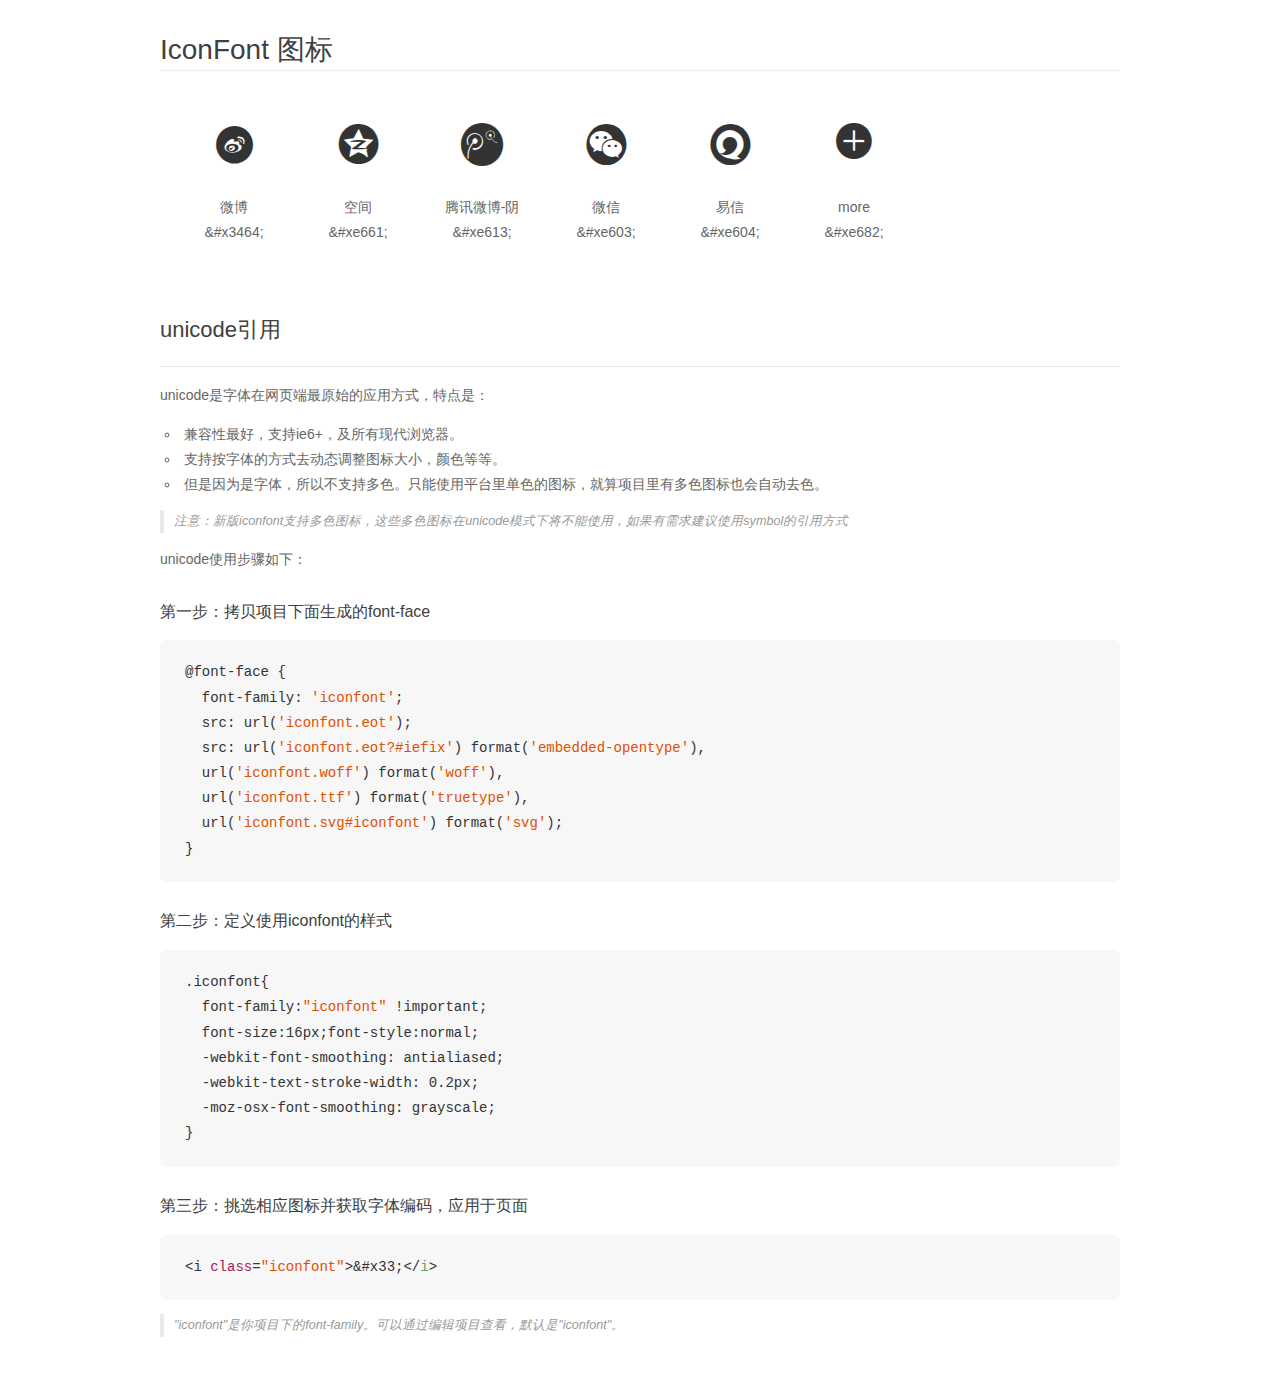
<file: css/iconfont/demo_unicode.html>
<!DOCTYPE html>
<html>
<head>
    <meta charset="utf-8"/>
    <title>IconFont</title>
    <link rel="stylesheet" href="demo.css">

    <style type="text/css">

        @font-face {font-family: "iconfont";
          src: url('iconfont.eot'); /* IE9*/
          src: url('iconfont.eot#iefix') format('embedded-opentype'), /* IE6-IE8 */
          url('iconfont.woff') format('woff'), /* chrome, firefox */
          url('iconfont.ttf') format('truetype'), /* chrome, firefox, opera, Safari, Android, iOS 4.2+*/
          url('iconfont.svg#iconfont') format('svg'); /* iOS 4.1- */
        }

        .iconfont {
          font-family:"iconfont" !important;
          font-size:16px;
          font-style:normal;
          -webkit-font-smoothing: antialiased;
          -webkit-text-stroke-width: 0.2px;
          -moz-osx-font-smoothing: grayscale;
        }

    </style>
</head>
<body>
    <div class="main markdown">
        <h1>IconFont 图标</h1>
        <ul class="icon_lists clear">
            
                <li>
                <i class="icon iconfont">&#x3464;</i>
                    <div class="name">微博</div>
                    <div class="code">&amp;#x3464;</div>
                </li>
            
                <li>
                <i class="icon iconfont">&#xe661;</i>
                    <div class="name">空间</div>
                    <div class="code">&amp;#xe661;</div>
                </li>
            
                <li>
                <i class="icon iconfont">&#xe613;</i>
                    <div class="name">腾讯微博-阴</div>
                    <div class="code">&amp;#xe613;</div>
                </li>
            
                <li>
                <i class="icon iconfont">&#xe603;</i>
                    <div class="name">微信</div>
                    <div class="code">&amp;#xe603;</div>
                </li>
            
                <li>
                <i class="icon iconfont">&#xe604;</i>
                    <div class="name">易信</div>
                    <div class="code">&amp;#xe604;</div>
                </li>
            
                <li>
                <i class="icon iconfont">&#xe682;</i>
                    <div class="name">more</div>
                    <div class="code">&amp;#xe682;</div>
                </li>
            
        </ul>
        <h2 id="unicode-">unicode引用</h2>
        <hr>

        <p>unicode是字体在网页端最原始的应用方式，特点是：</p>
        <ul>
        <li>兼容性最好，支持ie6+，及所有现代浏览器。</li>
        <li>支持按字体的方式去动态调整图标大小，颜色等等。</li>
        <li>但是因为是字体，所以不支持多色。只能使用平台里单色的图标，就算项目里有多色图标也会自动去色。</li>
        </ul>
        <blockquote>
        <p>注意：新版iconfont支持多色图标，这些多色图标在unicode模式下将不能使用，如果有需求建议使用symbol的引用方式</p>
        </blockquote>
        <p>unicode使用步骤如下：</p>
        <h3 id="-font-face">第一步：拷贝项目下面生成的font-face</h3>
        <pre><code class="lang-js hljs javascript">@font-face {
  font-family: <span class="hljs-string">'iconfont'</span>;
  src: url(<span class="hljs-string">'iconfont.eot'</span>);
  src: url(<span class="hljs-string">'iconfont.eot?#iefix'</span>) format(<span class="hljs-string">'embedded-opentype'</span>),
  url(<span class="hljs-string">'iconfont.woff'</span>) format(<span class="hljs-string">'woff'</span>),
  url(<span class="hljs-string">'iconfont.ttf'</span>) format(<span class="hljs-string">'truetype'</span>),
  url(<span class="hljs-string">'iconfont.svg#iconfont'</span>) format(<span class="hljs-string">'svg'</span>);
}
</code></pre>
        <h3 id="-iconfont-">第二步：定义使用iconfont的样式</h3>
        <pre><code class="lang-js hljs javascript">.iconfont{
  font-family:<span class="hljs-string">"iconfont"</span> !important;
  font-size:<span class="hljs-number">16</span>px;font-style:normal;
  -webkit-font-smoothing: antialiased;
  -webkit-text-stroke-width: <span class="hljs-number">0.2</span>px;
  -moz-osx-font-smoothing: grayscale;
}
</code></pre>
        <h3 id="-">第三步：挑选相应图标并获取字体编码，应用于页面</h3>
        <pre><code class="lang-js hljs javascript">&lt;i <span class="hljs-class"><span class="hljs-keyword">class</span></span>=<span class="hljs-string">"iconfont"</span>&gt;&amp;#x33;<span class="xml"><span class="hljs-tag">&lt;/<span class="hljs-name">i</span>&gt;</span></span></code></pre>

        <blockquote>
        <p>"iconfont"是你项目下的font-family。可以通过编辑项目查看，默认是"iconfont"。</p>
        </blockquote>
    </div>


</body>
</html>
</file>
<file: css/base.css>
/*样式重置*/

html,
body,
h1,
h2,
h3,
h4,
h5,
h6,
div,
dl,
dt,
dd,
ul,
ol,
li,
p,
blockquote,
pre,
hr,
figure,
table,
caption,
th,
td,
form,
fieldset,
legend,
input,
button,
textarea,
menu {
	margin: 0;
	padding: 0;
}

li {
	list-style: none;
}

a,
area {
	text-decoration: none;
	color: #999;
	outline: 0;
	cursor: pointer;
}

body {
	font-family: "Microsoft YaHei", simSun, "Lucida Grande", "Lucida Sans Unicode", Arial;
	background: #fff;
	/*隐藏右侧滚动条*/
	/*	overflow-y: hidden;*/
}

body,
textarea,
input,
button {
	color: #62a1c9;
}

img,
input {
	border: 0;
	outline: none;
	vertical-align: middle;
}

table {
	table-layout: fixed;
	empty-cells: show;
	border-collapse: collapse;
	text-align: left;
	width: 100%;
	margin-top: 20px;
}

tbody {
	display: table-row-group;
	vertical-align: middle;
	border-color: inherit;
}

tr {
	display: table-row;
	vertical-align: inherit;
	border-color: inherit;
}

table td,
table th {
	line-height: 24px;
	border: 1px solid #1a1d1e;
	font-weight: 400;
	font-size: 14px;
	padding: 8px 15px;
}


/*设置一些公用的类*/

.clear:after {
	display: block;
	content: "";
	clear: both;
}


/*IE兼容*/

.clear {
	zoom: 1;
}

.fl {
	float: left;
}

.fr {
	float: right;
}


/*板芯*/

.w {
	width: 1200px;
	margin: 0 auto;
}


/*设置按钮小手指针*/

button {
	cursor: pointer;
}

ul,
menu,
dir {
	display: block;
	list-style-type: disc;
}


/*清除定位*/

.clearfix:before,
.clearfix:after {
	content: "";
	display: table;
}

img {
	vertical-align: top;
}


/*图形文字*/

.iconfont {
	font-family: "iconfont" !important;
	font-size: 16px;
	font-style: normal;
	-webkit-font-smoothing: antialiased;
	-webkit-text-stroke-width: 0.2px;
	-moz-osx-font-smoothing: grayscale;
}

h1,
h2,
h3,
h4,
h5,
h6,
em,
strong,
b {
	font-weight: 700;
}
</file>
<file: css/index.css>
/*顶部*/

#header {
	height: 130px;
	width: 100%;
	position: fixed;
	top: 0;
	left: 0;
	z-index: 20;
}


/*顶部条*/

#NIE-topBar,
#NIE-topBar-include {
	height: 55px;
	background: #fbfbfb;
	position: relative;
	z-index: 9999;
	min-width: 1000px;
	line-height: 24px;
}

#NIE-topBar,
#NIE-topBar-include {
	font-size: 12px;
	font-style: normal;
	font-family: "Microsoft YaHei", simSun, "Lucida Grande", "Lucida Sans Unicode", Arial;
}

#NIE-topBar *,
#NIE-topBar-include * {
	font-size: 12px;
	font-style: normal;
}

#NIE-topBar a,
#NIE-topBar-include a {
	color: #626262;
	text-decoration: none;
}

.NIE-topBar-logo,
.NIE-topBar-arrIcon i,
#NIE-topBar-menu span,
.NIE-topBar-hot,
.NIE-topBar-1st,
.NIE-topBar-new,
.NIE-topBar-btn {
	background: url(../img/topBar/sprite-w_7fc7459.png) no-repeat;
}


/*顶部条板芯*/

#NIE-topBar-main {
	position: relative;
	z-index: 999;
	width: 1000px;
	margin: auto;
}

#NIE-topBar a {
	color: #626262;
	text-decoration: none;
}


/*网易图标*/

#NIE-topBar-logo {
	display: block;
	width: 133px;
	height: 44px;
	float: left;
	margin-top: 5px;
	position: relative;
	z-index: 13 !important;
	background: url(../img/topBar/logo_b5525b7.png) no-repeat;
}


/*顶部条中部选项*/

.NIE-topBar-mid {
	z-index: 12;
	right: 230px;
	width: 536px;
	position: absolute;
	text-align: right;
}

.NIE-topBar-mid a {
	color: #333;
	/*预留下面3px红色边框*/
	line-height: 52px;
	padding: 0 12px;
	display: inline-block;
	transition: background ease-in-out .33s;
}

.NIE-topBar-mid a:hover {
	border-bottom: 3px solid #bc2e2e;
	background-color: #F3F3F3;
	background-image: -webkit-linear-gradient(top, #F3F3F3 0, #FEFEFE 52px);
}


/*顶部条右侧轮播*/

.NIE-topBar-right {
	position: absolute;
	right: 0;
	top: 0;
	display: block;
	width: 100px;
	height: 55px;
	overflow: hidden;
	z-index: 9;
}

.NIE-topBar-right {
	color: #333;
	line-height: 52px;
	transition: background ease-in-out .33s;
}

.NIE-topBar-right:hover {
	border-bottom: 3px solid #bc2e2e;
	background-color: #F3F3F3;
	background-image: -webkit-linear-gradient(top, #F3F3F3 0, #FEFEFE 52px);
}


/*网易游戏全目录按钮*/

#NIE-topBar-menu {
	z-index: 7;
	height: 55px;
	position: absolute;
	top: 0;
	right: 0;
	color: #999;
	width: 1000px;
}

#NIE-topBar-menu span {
	overflow: hidden;
	background: 0 0;
	color: #bc2e2e;
	line-height: 14px;
}

#NIE-topBar-menu span {
	display: inline-block;
	position: absolute;
	right: 106px;
	padding: 15px 0 12px 15px;
	height: 25px;
	width: 108px;
	z-index: 20;
	transition: background ease-in-out .33s;
}

#NIE-topBar-menu span:hover {
	border-bottom: 3px solid #bc2e2e;
	background-color: #F3F3F3;
	background-image: -webkit-linear-gradient(top, #F3F3F3 0, #FEFEFE 52px);
}


/*游戏列表*/

#NIE-topBar-menu .NIE-table {
	/*display: none;*/
	position: absolute;
	z-index: 100;
	width: 1000px;
	/*从零向下展开至450*/
	height: 0px;
	left: 0;
	top: 55px;
	border-collapse: collapse;
	overflow: hidden;
	background: #fdfefe;
	border-top: 1px solid #ececec;
	margin: 0;
}

#NIE-topBar-menu .NIE-table ul {
	list-style: none;
	font-size: 12px;
}

#NIE-topBar-menu .NIE-table .NIE-nav li {
	width: 110px;
	float: left;
	border-right: 1px solid #eee;
	vertical-align: top;
}

#NIE-topBar-menu .NIE-table .NIE-nav {
	width: 100%;
	position: relative;
}

a.NIE-topBar-btn {
	width: 105px!important;
	height: 18px;
	line-height: 18px!important;
	margin: 5px 0;
	display: inline-block;
	padding-left: 0!important;
	background-position: 0 -338px;
	text-indent: 25px;
	color: #bc3030!important;
}


/*标题*/

#NIE-topBar-menu .NIE-table b {
	line-height: 39px;
	color: #bc2e2e;
	display: block;
	width: 100%;
	height: 39px;
	font-size: 14px;
	text-indent: 20px;
	background: #f7f7f8;
	overflow: hidden;
	clear: both;
}


/*游戏列表*/

#NIE-topBar-menu .NIE-list {
	float: left;
	overflow: hidden;
	width: 100%;
	height: 410px;
}

#NIE-topBar-menu p {
	padding: 0;
	margin: 0;
	margin-left: 6px;
	line-height: 24px;
	margin-bottom: 4px;
	font-weight: 700;
	color: #626262;
}

#NIE-topBar-menu .NIE-list li {
	border-right: 1px solid #eee;
	height: 392px;
	float: left;
	padding: 10px 0 0 14px;
	overflow: hidden;
}

#NIE-topBar-menu .NIE-table a {
	width: 105px;
	margin-left: 6px;
	line-height: 24px;
	display: inline-block;
}

#NIE-topBar-menu .NIE-table a em {
	font-weight: 400;
	display: block;
	line-height: 24px;
}

#NIE-topBar-menu .NIE-list .hot {
	position: absolute;
	background: #fdfefe;
	left: 263px;
	-webkit-transition: all .3s ease-out;
	top: 39px;
}

.NIE-topBar-1st {
	background-position: right -267px;
}

.NIE-topBar-hot {
	background-position: right -144px;
}

.NIE-topBar-new {
	background-position: right -206px;
}

#NIE-topBar-menu .NIE-list .hot a {
	width: 125px;
}

#NIE-topBar-menu .NIE-list .news {
	position: absolute;
	background: #fdfefe;
	left: 421px;
	-webkit-transition: all .3s ease-out;
	top: 39px;
}

#NIE-topBar-menu .NIE-list .news .long-news {
	width: 133px;
	float: left;
}

#NIE-topBar-menu .NIE-list .news .long-news a {
	width: 125px;
}

#NIE-topBar-menu .NIE-list .news .short-news {
	width: 106px;
	float: left;
}

#NIE-topBar-menu .NIE-list .news .mini-news {
	width: 90px;
	margin-right: 0;
	float: left;
}

#NIE-topBar-menu .NIE-list .news .mini-news a {
	width: 82px;
}

#NIE-topBar-menu .NIE-list .NIE-topBar-more {
	position: absolute;
	display: block;
	width: 20px;
	height: 95px;
	right: 0;
	top: 124px;
	font-size: 12px;
	color: #fff;
	background: #bc2e2e;
	padding-left: 10px;
	line-height: 14px;
	padding-top: 7px;
	border-top-left-radius: 2px;
	border-bottom-left-radius: 2px;
}


/*下拉三角*/

.NIE-topBar-arrIcon {
	position: relative;
	top: 4px;
	width: 16px;
	height: 16px;
	display: inline-block;
	background-color: #fff;
	overflow: hidden;
}

.NIE-topBar-arrIcon i {
	width: 9px;
	height: 4px;
	float: left;
	margin: 6px 0 0 4px;
	background-image: url(../img/topBar/sprite-w_7fc7459.png);
	background-position: -103px -101px;
	display: inline-block;
}


/*-----------------------寂寞的分隔线----------------------------*/


/*主广告栏*/

#mainNav {
	border-top: 1px solid #d9d9db;
	width: 100%;
	height: 90px;
	margin-top: -16px;
	position: relative;
	background: url(../img/nav-bg_021a6bb.png) center top no-repeat;
}

#mainNav .logo {
	position: absolute;
	top: 26px;
	left: 44px;
}

#mainNav .shareBox {
	position: absolute;
	top: 29px;
	right: 45px;
}

#mainNav .shareBox a:hover {
	color: #FE1616;
}

#mainNav .shareBox a.morebtn {
	margin: 0;
}

#mainNav .shareBox .tit .gw {
	float: left;
	padding-right: 14px;
	margin-right: 14px;
	background: url(../img/line_1e3e744.png) center right no-repeat;
	color: #9e1414;
}

#NIE-share {
	margin-top: 7px;
	float: left;
	width: 230px;
	height: 28px;
}

.NIE-share {
	line-height: 0!important;
	position: relative;
	font-size: 0;
	display: inline-block;
}

#NIE-share .NIE-share-txt {
	color: #9e1414;
	margin-right: 10px;
	line-height: 25px;
	font-family: "microsoft yahei";
	display: inline-block;
	float: left;
	height: 20px;
	font-size: 12px;
}

#mainNav .shareBox .tit i,
#mainNav .shareBox .tit a {
	display: inline-block;
	vertical-align: top;
}

#mainNav .gw {
	display: inline-block;
	vertical-align: top;
	color: #65615c;
	font-size: 12px;
	height: 40px;
	line-height: 40px;
	margin-left: 15px;
}


/*分享图标*/

.NIE-share .NIE-share-iconBtn {
	margin-top: 2px;
	list-style: none;
	float: left;
	padding: 0;
	margin: 0;
}

.NIE-share-iconBtn li {
	float: left;
	width: 30px;
	height: 22px;
}

span.NIE-share *,
.NIE-share *,
.sideBarShareBox * {
	text-decoration: none;
	font-weight: 400;
	text-align: left;
	font-family: simSun, Arial;
}

.NIE-share .NIE-share-iconBtn li {
	float: left;
}

#NIE-share .NIE-share-iconBtn a {
	font-size: 22px;
	line-height: 22px;
	width: auto;
	margin-right: 8px;
	color: #9e1414;
}


/*+号下拉菜单*/

#share-more-ul {
	display: none;
	opacity: 0;
	position: fixed;
	right: 50px;
	top: 100px;
	display: block;
	height: 52px;
	width: 198px;
	overflow: visible;
	padding: 2px;
	border: 1px #c2c2c2 solid;
	background: #fff;
}

#share-more-ul li {
	float: left;
	width: 99px;
	overflow: hidden;
}

#share-more-ul a {
	position: static !important;
	width: 87px !important;
	margin-right: 0 !important;
	display: inline-block !important;
	vertical-align: top !important;
	height: 14px !important;
	line-height: 14px !important;
	float: left !important;
	text-indent: 25px !important;
	color: #333 !important;
	font-size: 12px !important;
	font-weight: 200 !important;
	border: 1px #fff solid !important;
	text-decoration: none !important;
	overflow: hidden !important;
	padding: 5px !important;
	text-decoration: none!important;
	background: url(../img/hit/icon.v5.png) no-repeat !important;
}

#share-more-ul a:hover {
	color: #000 !important;
	background-color: #f0f0f0;
	border-color: #e0e0e0;
}

#share-more-ul a.NIE-share-btn8 {
	background-position: 5px -173px !important;
}

#share-more-ul a.NIE-share-btn24 {
	background-position: 5px -473px !important;
}

#share-more-ul a.NIE-share-btn11 {
	background-position: 5px -248px !important;
}

#share-more-ul a.NIE-share-btn14 {
	background-position: 5px -448px !important;
}


/*--------------------------内容的分割线--------------------------*/


/*宣传视频*/

#video {
	display: none;
	position: fixed;
	top: 0;
	left: 0;
	width: 100%;
	height: 1000px;
	z-index: 10000;
}

#video .bg {
	position: absolute;
	top: 0;
	left: 0;
	width: 100%;
	height: 100%;
	background-color: #000;
	opacity: 0;
}

#video .play-box {
	position: absolute;
	top: 200px;
	left: 230px;
	width: 900px;
	height: 382px;
	background-color: #000;
}

#video video {
	width: 900px;
	height: 382px; 
}

#video .play-box .close {
	position: absolute;
	top: 0;
	right: -40px;
	display: block;
	width: 35px;
	height: 34px;
	background: url(../img/icon-close_28eeeda.png) no-repeat;
	cursor: pointer;
}


/*宣传内容*/

#wrap {
	position: relative;
	width: 100%;
	max-width: 1920px;
	min-width: 1200px;
	overflow: hidden;
	margin: 0 auto;
	backface-visibility: hidden;
	z-index: 1;
}

#wrap h1 {
	display: none;
}


/*第一屏*/

#wrap-page1 {
	position: relative;
	height: 1000px;
	width: 100%;
	background: url(../img/bg-1_d32785c.jpg) center top no-repeat;
	margin-top: -42px;
}

#wrap .main-slide .content {
	width: 1200px;
	height: 100%;
	margin: 0 auto;
	position: relative;
	z-index: 10;
}

#wrap-page1 .slogan {
	position: absolute;
	layout-flow: 0;
	top: 280px;
}

.download-box {
	position: absolute;
	top: 590px;
	left: 210px;
	z-index: 2;
}

#nie-download {
	width: 343px;
	height: 159px;
}

/*二维码*/
#nie-download .NIE-qrcode {
	height: 106px;
	width: 106px;
	padding: 14px 28px;
	background: url(../img/qrcode-bg-2_556f403.png) no-repeat;
	position: absolute;
	top: 0;
	left: 0;
}

#nie-download .NIE-qrcode img {
	width: 95px;
	height: 95px;
}
#nie-download .NIE-qrcode i{
	display: block;
	position: absolute;
	top: 13px;
	width: 93px;
	height: 12px;
	background: url(../img/hit/ny_z_52367e6.png);
	background-position: -173px -153px;
	z-index: 20;
	animation-iteration-count: infinite;
	animation-name: 'qrCodeMove';
	animation-duration: 3s;
	-moz-animation-iteration-count: infinite;
	-moz-animation-name: 'qrCodeMove';
	-moz-animation-duration: 3s;
	-webkit-animation-iteration-count: infinite;
	-webkit-animation-name: 'qrCodeMove';
	-webkit-animation-duration: 3s;
}

@keyframes qrCodeMove {
	from{top: 12px;}
	50%{top: 102px;}
	to{top: 12px}
}
@-moz-keyframes qrCodeMove {
	from{top: 12px;}
	50%{top: 102px;}
	to{top: 12px}
}
@-webkit-keyframes qrCodeMove {
	from{top: 12px;}
	50%{top: 102px;}
	to{top: 12px}
}

#nie-download .buttons a {
	display: inline-block;
	position: absolute;
}

#nie-download .buttons .link-apple {
	height: 51px;
	width: 171px;
	left: 140px;
	top: 8px;
	background: url(../img/ios_1bb029d.png) 0 0 no-repeat;
}

#nie-download .buttons .link-apple:hover {
	background-position: 0 -51px;
}

#nie-download .buttons .link-android {
	width: 215px;
	height: 95px;
	left: 118px;
	top: 55px;
	background: url(../img/android_97a554d.png) 0 0 no-repeat;
}

#nie-download .buttons .link-android:hover {
	background-position: 0 -95px;
}

.download-box p {
	width: 18px;
	position: absolute;
	left: 7px;
	top: 13px;
	color: #8e0c0c;
	font-size: 12px;
}

.page-1 .play {
	display: inline-block;
	position: absolute;
	width: 83px;
	height: 83px;
	top: 610px;
	left: 113px;
}


/*旋转动画*/

.page-1 .play span {
	display: inline-block;
	width: 83px;
	height: 83px;
	background: url(../img/play-bg_9bf10ba.png) no-repeat;
	/*兼容*/
	-moz-animation: circle 1.2s linear infinite;
	-webkit-animation: circle 1.2s linear infinite;
	-o-animation: circle 1.2s linear infinite;
	-ms-animation: circle 1.2s linear infinite;
	animation: circle 1.2s linear infinite;
}

@-webkit-keyframes circle {
	from {
		transform: rotate(0deg);
	}
	to {
		transform: rotate(360deg);
	}
}

@-moz-keyframes circle {
	from {
		transform: rotate(0deg);
	}
	to {
		transform: rotate(360deg);
	}
}

@keyframes circle {
	from {
		transform: rotate(0deg);
	}
	to {
		transform: rotate(360deg);
	}
}

.page-1 .play i {
	display: inline-block;
	position: absolute;
	left: 0;
	top: 0;
	width: 83px;
	height: 83px;
	background: url(../img/play-icon_d5e13c1.png) 25px 22px no-repeat;
}


/*第二屏幕*/

#wrap .page-2 {
	background: url(../img/bg-2_b80ac10.jpg) center top no-repeat;
}

#wrap .main-slide {
	height: 1000px;
	width: 100%;
	position: relative;
}

#wrap-page2 {
	text-align: center;
}

.swiper-slide {
	float: left;
	-webkit-box-sizing: content-box;
	-moz-box-sizing: content-box;
	box-sizing: content-box;
}

#wrap .main-slide .content {
	width: 1200px;
	height: 100%;
	margin: 0 auto;
	position: relative;
	z-index: 10;
}

#wrap .main-slide .title {
	margin-top: 138px;
}

.page-2 .title {
	display: block;
	margin: 77px auto 0;
}

.page-2 .hl-list {
	width: 928px;
	margin: 0 auto;
	margin-top: 110px;
	text-align: center;
	font-size: 0;
	padding-left: 26px;
}

.page-2 li {
	display: inline-block;
	width: 206px;
	height: 255px;
	margin-right: 26px;
	margin-bottom: 24px;
	cursor: pointer;
	background: url(../img/item-bg_9ced9db.png) no-repeat;
	transition-duration: 300ms;
}

.page-2 li:hover {
	transition-duration: 300ms;
}

.page-2 .item-1 {
	background-position: 0 0;
}

.page-2 .item-1:hover {
	background: url(../img/item-bg-h_acdfaff.png) 0 0 no-repeat;
}

.page-2 .item-2 {
	background-position: -232px 0;
}

.page-2 .item-2:hover {
	background: url(../img/item-bg-h_acdfaff.png) -232px 0 no-repeat;
}

.page-2 .item-3 {
	background-position: -464px 0;
}

.page-2 .item-3:hover {
	background: url(../img/item-bg-h_acdfaff.png) -464px 0 no-repeat;
}

.page-2 .item-4 {
	background-position: -696px 0;
}

.page-2 .item-4:hover {
	background: url(../img/item-bg-h_acdfaff.png) -696px 0 no-repeat;
}

.page-2 .item-5 {
	background-position: 0 -279px;
}

.page-2 .item-5:hover {
	background: url(../img/item-bg-h_acdfaff.png) 0 -279px no-repeat;
}

.page-2 .item-6 {
	background-position: -232px -279px;
}

.page-2 .item-6:hover {
	background: url(../img/item-bg-h_acdfaff.png) -232px -279px no-repeat;
}

.page-2 .item-7 {
	background-position: -464px -279px;
}

.page-2 .item-7:hover {
	background: url(../img/item-bg-h_acdfaff.png) -464px -279px no-repeat;
}

.page-2 .item-8 {
	background-position: -696px -279px;
}

.page-2 .item-8:hover {
	background: url(../img/item-bg-h_acdfaff.png) -696px -279px no-repeat;
}


/*全页广告*/

#all-page-banner {
	display: none;
	position: fixed;
	width: 100%;
	height: 1000px;
	top: 0;
	left: 0;
	z-index: 10000;
	overflow-x: hidden;
	overflow-y: hidden;
}


/*背景色*/

#all-page-banner-bg {
	position: absolute;
	top: 0;
	left: 0;
	width: 100%;
	height: 100%;
	background-color: #000;
}


/*关闭按钮*/

#all-page-banner .close {
	position: absolute;
	top: 0;
	right: -40px;
	display: block;
	width: 35px;
	height: 34px;
	background: url(../img/icon-close_28eeeda.png) no-repeat;
	cursor: pointer;
}


/*左右切换按钮*/

#Jdialog .prev {
	left: -50px;
	background: url(../img/prev_292338b.png) no-repeat;
}

#Jdialog .next {
	right: -50px;
	background: url(../img/next_e38ce29.png) no-repeat;
}

#Jdialog .prev,
#Jdialog .next {
	display: inline-block;
	width: 40px;
	height: 71px;
	position: absolute;
	top: 45%;
	margin-top: -35px;
}


/*主广告页*/

#Jdialog {
	position: absolute;
	top: 150px;
	left: 280px;
	background: url(../img/wbg_3c6a137.jpg) no-repeat;
	padding: 25px 10px;
	width: 780px;
	height: 520px;
	color: #212426;
	font-size: 14px;
	color: #1a1d1e;
}

#Jdialog img {
	max-width: 100%;
	display: block;
	margin: 0 auto;
}

#Jdialog .title {
	font-size: 28px;
	padding: 0 28px;
	font-weight: 700;
	color: #8d0505;
	height: 30px;
	line-height: 30px;
	padding-bottom: 20px;
	margin-bottom: 20px;
	border-bottom: 1px solid #1a1d1e;
}

#Jdialog .article {
	height: 400px;
	padding: 0 18px;
	overflow: auto;
	overflow-x: hidden;
}

#Jdialog .content p {
	font-size: 14px;
	line-height: 24px;
	margin-bottom: 20px;
}

#Jdialog .tip {
	margin: 10px 0;
}


/*第三屏*/

#wrap .page-3 {
	background: url(../img/bg-3_2cf0d0d.jpg) center top no-repeat;
}

.page-3 {
	width: 100%;
	min-width: 1200px;
	text-align: center;
}

.page-3 .title {
	position: relative;
	z-index: 1;
}


.swiper-container {
	margin: 0 auto;
	position: relative;
	overflow: hidden;
	z-index: 1;
}


#ts {
	width: 100%;
	margin: 0 auto;
	height: 1000px;
	position: relative;
	z-index: 5;
	overflow: visible;
}
/*显示和隐藏*/
#ts .swiper-wrapper {
}

#ts div.swiper-slide {
	display: none;
	opacity: 0;
}

/*激活后状态*/
#slidePageActive {
	display: block !important;
}

#ts .swiper-slide {
	position: relative;
}

#wrap .main-slide .content {
	width: 1200px;
	height: 100%;
	margin: 0 auto;
	position: relative;
	z-index: 10;
}


#ts .pic,
#ts .person {
	position: absolute;
}

#ts .pic {
	left: -780px;
	bottom: 400px;
	z-index: 1;
}
#ts .content .person {
	right: -750px;
	bottom: 200px;
	z-index: 2;
}

/*左右切换箭头*/

.page-3 .arrow-left {
	left: 10px;
	background: url(../img/prev_292338b.png) no-repeat;
}


.page-3 .handler {
	height: 71px;
	width: 1200px;
	position: absolute;
	left: 50%;
	margin-left: -600px;
	top: 455px;
	z-index: 20;
	opacity: 0;
}

.page-3 .arrow-left,
.page-3 .arrow-right {
	display: inline-block;
	position: absolute;
	width: 40px;
	height: 71px;
}

.page-3 .arrow-right {
	right: 10px;
	background: url(../img/next_e38ce29.png) no-repeat;
}

.page-3 .arrow-left,
.page-3 .arrow-right {
	display: inline-block;
	position: absolute;
	width: 40px;
	height: 71px;
}


/*第四屏*/

#wrap .page-4 {
	height: 1100px;
	background: url(../img/bg-4_c62336e.jpg) center top no-repeat;
	text-align: center;
	position: relative;
	z-index: 20;
}

.page-4 .title {
	position: absolute;
	top: 138px;
	margin-top: 0!important;
	left: 50%;
	margin-left: -133px;
	z-index: 2;
}

.map {
	position: absolute;
	width: 837px;
	height: 346px;
	left: 254px;
	top: 366px;
	z-index: 2;
}

.tabs {
	width: 837px;
	height: 446px;
	position: relative;
}

.tabs .pics {
	width: 837px;
	height: 446px;
	position: absolute;
	top: 0;
	left: 0;
	z-index: 15;
}

.pics .default {
	position: relative;
	z-index: 15;
	transition-duration: 400ms;
}

.pics .item:hover .default {
	opacity: 0;
	transition-duration: 400ms;
}


/*角色框激活后状态*/

.tabs .pics #item-active .default {
	opacity: 0;
}


/*大图*/

#job #slide-active {
	display: block;
	opacity: 0;
}

.tabs .item {
	position: absolute;
	display: inline-block;
}


/*角色选框*/

.tabs .item .selected {
	position: absolute;
	left: -6px;
	top: -4px;
	z-index: 14;
}

.tabs .item .high {
	position: absolute;
	z-index: 13;
	left: 0;
	top: 0;
}

.tabs .item-0 {
	left: 76px;
	top: 0;
	width: 142px;
	height: 142px;
}

.tabs .item-1 {
	left: 0;
	top: 75px;
	width: 141px;
	height: 142px;
}

.tabs .item-2 {
	right: 0;
	top: 130px;
	width: 141px;
	height: 142px;
}

.tabs .item-3 {
	right: 76px;
	bottom: 100px;
	width: 142px;
	height: 142px;
}

.tabs .item-4 {
	right: 151px;
	bottom: 25px;
	width: 142px;
	height: 142px;
}

.tabs .line {
	position: absolute;
	left: 0;
	top: 0;
}

map {
	display: inline;
}

area {
	display: inline;
	cursor: pointer;
}

.page-4 .bg {
	width: 605px;
	height: 605px;
	background: url(../img/person-bg_309a69b.png) no-repeat;
	position: absolute;
	top: 257px;
	left: 366px;
}

#job {
	width: 100%;
	margin: 0 auto;
	height: 100%;
}

.swiper-container {
	margin: 0 auto;
	position: relative;
	overflow: hidden;
	z-index: 1;
}

.swiper-wrapper {
	position: relative;
	width: 100%;
	box-sizing: content-box;
}

#job .swiper-slide {
	position: relative;
	display: none;
	width: 1200px;
	height: 1000px;
	float: left;
}


/*人物*/


/*琪琪*/

#job .slide-1 .person {
	top: 210px;
	left: 418px;
}


/*卢卡斯*/

#job .slide-2 .person {
	left: 281px;
	top: 178px;
}


/*埃妮卡*/

#job .slide-3 .person {
	top: 172px;
	left: 292px;
}


/*修高*/

#job .slide-4 .person {
	left: 381px;
	top: 116px;
}


/*莉娜*/

#job .slide-5 .person {
	left: 455px;
	top: 198px;
}

#job .slide-5 .bg {
	background: url(../img/person-bg01_4426ffa.png) no-repeat;
}

#job .person {
	position: absolute;
	z-index: 1;
}

#job .des-box {
	position: absolute;
	top: 314px;
	right: 75px;
	z-index: 2;
}

#job .name {
	float: left;
	width: 40px;
	font-size: 36px;
	font-weight: 700;
	color: #5e5e5e;
	text-align: center;
	line-height: 38px;
	margin-right: 6px;
}

#job .des {
	width: 240px;
	color: #777;
	font-size: 16px;
	text-align: left;
	line-height: 25px;
	float: left;
}


/*----------------------------页脚的分隔线----------------------------*/


/*页脚*/

#NIE-copyRight {
	color: #999!important;
	width: 100%;
	min-width: 1200px;
	background: #101b1f;
	position: absolute;
	bottom: 0;
	left: 0;
	z-index: 20;
}

.nie-copyright-new-inner {
	width: 930px;
	text-align: left;
	margin: 0 auto;
	padding: 15px 0 10px;
	font-size: 12px;
	font-family: SimSun;
	line-height: 20px;
	display: block
}

.nie-copyright-new-inner .nie-cn-logo {
	display: inline-block;
	vertical-align: middle;
	height: 48px;
	min-width: 280px
}

.nie-copyright-new-inner .nie-cn-logo a {
	display: inline-block;
	vertical-align: top;
	margin-top: 2px;
}

.nie-copyright-new-inner .nie-cn-logo a.a0 img {
	padding-right: 0
}

.nie-copyright-new-inner .nie-cn-logo img {
	padding-right: 15px;
	padding-top: 5px;
	border: 0;
	vertical-align: middle;
}

.nie-copyright-new-inner .nie-cn-nav {
	display: inline-block;
	vertical-align: top;
	padding-left: 6px;
	position: relative;
	z-index: 1;
	font-family: SimSun;
}

.nie-copyright-new-inner .nie-cn-nav i {
	display: block;
	font-style: normal
}

.nie-copyright-new-inner .nie-cn-nav i.nie-cn-nav-i2 {
	height: 28px;
	line-height: 28px;
}

.nie-copyright-new-inner .nie-cn-nav a {
	text-decoration: none
}

.nie-copyright-new-inner .nie-cn-nav a:hover {
	text-decoration: underline
}

.nie-copyright-new-inner .nie-cn-nav .nie-cn-reportcenter {
	padding-left: 18px;
	font-style: normal;
}

.nie-copyright-new-inner .nie-cn-nav a.nie-cn-guardianship {
	display: inline-block;
	padding: 2px;
	color: #fff;
	background-color: #610000;
	position: absolute;
	z-index: 2;
	right: 20px;
	height: 26px;
	line-height: 26px;
	padding: 0 5px;
	top: 21px
}

#NIE-copyRight a.nie-cn-guardianship {
	color: #fff;
}

.nie-copyright-new-inner .nie-cn-part2 {
	padding-top: 10px;
	line-height: 24px
}

.nie-copyright-new-inner .nie-cn-part2 p {
	margin: 0
}

.nie-copyright-new-inner .nie-cn-part2 a {
	text-decoration: none;
	display: inline-block;
	vertical-align: top
}

.nie-copyright-new-inner .nie-cn-part2 a:hover {
	text-decoration: underline
}

.nie-copyright-new-inner .nie-cn-part2 span {
	display: inline-block;
	vertical-align: top;
}

.nie-cn-part2 a img {
	vertical-align: top
}

#NIE-copyRight .nie-copyright-new-inner {
	width: 1200px;
}

.nie-copyright-new-inner {
	width: 930px;
	text-align: left;
	margin: 0 auto;
	padding: 15px 0 10px;
	font-size: 12px;
	font-family: SimSun;
	line-height: 20px;
	display: block;
}

.nie-copyright-new-inner .nie-cn-logo {
	display: inline-block;
	vertical-align: middle;
	height: 48px;
	min-width: 280px;
}

#NIE-copyRight a {
	color: #999;
}

.nie-copyright-new-inner .nie-cn-logo a {
	display: inline-block;
	vertical-align: top;
	margin-top: 2px;
}

.nie-copyright-new-inner .nie-cn-logo img {
	padding-right: 15px;
	padding-top: 5px;
	border: 0;
	vertical-align: middle;
}

.nie-copyright-new-inner .nie-cn-logo a.a0 img {
	padding-right: 0;
}


/*楼层导航*/

#navigation {
	position: fixed;
	right: 59px;
	top: 50%;
	width: 40px;
	height: 132px;
	z-index: 10;
	background: url(../img/line-2_6a356b1.png) left top no-repeat;
}

#navigation li {
	color: #777;
	font-size: 14px;
	height: 20px;
	line-height: 20px;
	padding-left: 12px;
	background: url(../img/dot_0587156.png) 0 6px no-repeat;
	margin-left: -3px;
	margin-bottom: 22px;
	cursor: pointer;
}

#navigation .nav-1 {
	margin-top: -6px;
}

#navigation li#cur,
#navigation li:hover {
	color: #ff5a59;
	background-position: 0 -21px;
}


/*指示箭头*/

#wrap .tip-arrow {
	position: fixed;
	width: 82px;
	height: 52px;
	left: 50%;
	margin-left: -32px;
	bottom: 50px;
	background: url(../img/arrow-down_68fe671.png) no-repeat;
	cursor: default;
	z-index: 11;
	user-select: none;
	animation: down 2s ease 0s infinite;
}

@keyframes down {
	from {
		bottom: 50px;
	}
	50% {
		bottom: 20px;
	}
	to {
		bottom: 50px;
	}
}


/*雪花飘落*/

img.snow {
	position: absolute;
	top: -43px;
	right: 0;
	z-index: 15;
}
</file>
<file: css/iconfont/iconfont.css>
@font-face {font-family: "iconfont";
  src: url('iconfont.eot?t=1492611768476'); /* IE9*/
  src: url('iconfont.eot?t=1492611768476#iefix') format('embedded-opentype'), /* IE6-IE8 */
  url('iconfont.woff?t=1492611768476') format('woff'), /* chrome, firefox */
  url('iconfont.ttf?t=1492611768476') format('truetype'), /* chrome, firefox, opera, Safari, Android, iOS 4.2+*/
  url('iconfont.svg?t=1492611768476#iconfont') format('svg'); /* iOS 4.1- */
}

.iconfont {
  font-family:"iconfont" !important;
  font-size:16px;
  font-style:normal;
  -webkit-font-smoothing: antialiased;
  -moz-osx-font-smoothing: grayscale;
}

.icon-weibo:before { content: "\3464"; }

.icon-kongjian:before { content: "\e661"; }

.icon-tengxunweiboyin:before { content: "\e613"; }

.icon-weixin:before { content: "\e603"; }

.icon-yixin:before { content: "\e604"; }

.icon-more:before { content: "\e682"; }
</file>
<file: css/iconfont/demo.css>
*{margin: 0;padding: 0;list-style: none;}
/*
KISSY CSS Reset
理念：1. reset 的目的不是清除浏览器的默认样式，这仅是部分工作。清除和重置是紧密不可分的。
2. reset 的目的不是让默认样式在所有浏览器下一致，而是减少默认样式有可能带来的问题。
3. reset 期望提供一套普适通用的基础样式。但没有银弹，推荐根据具体需求，裁剪和修改后再使用。
特色：1. 适应中文；2. 基于最新主流浏览器。
维护：玉伯<lifesinger@gmail.com>, 正淳<ragecarrier@gmail.com>
 */

/** 清除内外边距 **/
body, h1, h2, h3, h4, h5, h6, hr, p, blockquote, /* structural elements 结构元素 */
dl, dt, dd, ul, ol, li, /* list elements 列表元素 */
pre, /* text formatting elements 文本格式元素 */
form, fieldset, legend, button, input, textarea, /* form elements 表单元素 */
th, td /* table elements 表格元素 */ {
  margin: 0;
  padding: 0;
}

/** 设置默认字体 **/
body,
button, input, select, textarea /* for ie */ {
  font: 12px/1.5 tahoma, arial, \5b8b\4f53, sans-serif;
}
h1, h2, h3, h4, h5, h6 { font-size: 100%; }
address, cite, dfn, em, var { font-style: normal; } /* 将斜体扶正 */
code, kbd, pre, samp { font-family: courier new, courier, monospace; } /* 统一等宽字体 */
small { font-size: 12px; } /* 小于 12px 的中文很难阅读，让 small 正常化 */

/** 重置列表元素 **/
ul, ol { list-style: none; }

/** 重置文本格式元素 **/
a { text-decoration: none; }
a:hover { text-decoration: underline; }


/** 重置表单元素 **/
legend { color: #000; } /* for ie6 */
fieldset, img { border: 0; } /* img 搭车：让链接里的 img 无边框 */
button, input, select, textarea { font-size: 100%; } /* 使得表单元素在 ie 下能继承字体大小 */
/* 注：optgroup 无法扶正 */

/** 重置表格元素 **/
table { border-collapse: collapse; border-spacing: 0; }

/* 清除浮动 */
.ks-clear:after, .clear:after {
  content: '\20';
  display: block;
  height: 0;
  clear: both;
}
.ks-clear, .clear {
  *zoom: 1;
}

.main {
  padding: 30px 100px;
width: 960px;
margin: 0 auto;
}
.main h1{font-size:36px; color:#333; text-align:left;margin-bottom:30px; border-bottom: 1px solid #eee;}

.helps{margin-top:40px;}
.helps pre{
  padding:20px;
  margin:10px 0;
  border:solid 1px #e7e1cd;
  background-color: #fffdef;
  overflow: auto;
}

.icon_lists{
  width: 100% !important;

}

.icon_lists li{
  float:left;
  width: 100px;
  height:180px;
  text-align: center;
  list-style: none !important;
}
.icon_lists .icon{
  font-size: 42px;
  line-height: 100px;
  margin: 10px 0;
  color:#333;
  -webkit-transition: font-size 0.25s ease-out 0s;
  -moz-transition: font-size 0.25s ease-out 0s;
  transition: font-size 0.25s ease-out 0s;

}
.icon_lists .icon:hover{
  font-size: 100px;
}



.markdown {
  color: #666;
  font-size: 14px;
  line-height: 1.8;
}

.highlight {
  line-height: 1.5;
}

.markdown img {
  vertical-align: middle;
  max-width: 100%;
}

.markdown h1 {
  color: #404040;
  font-weight: 500;
  line-height: 40px;
  margin-bottom: 24px;
}

.markdown h2,
.markdown h3,
.markdown h4,
.markdown h5,
.markdown h6 {
  color: #404040;
  margin: 1.6em 0 0.6em 0;
  font-weight: 500;
  clear: both;
}

.markdown h1 {
  font-size: 28px;
}

.markdown h2 {
  font-size: 22px;
}

.markdown h3 {
  font-size: 16px;
}

.markdown h4 {
  font-size: 14px;
}

.markdown h5 {
  font-size: 12px;
}

.markdown h6 {
  font-size: 12px;
}

.markdown hr {
  height: 1px;
  border: 0;
  background: #e9e9e9;
  margin: 16px 0;
  clear: both;
}

.markdown p,
.markdown pre {
  margin: 1em 0;
}

.markdown > p,
.markdown > blockquote,
.markdown > .highlight,
.markdown > ol,
.markdown > ul {
  width: 80%;
}

.markdown ul > li {
  list-style: circle;
}

.markdown > ul li,
.markdown blockquote ul > li {
  margin-left: 20px;
  padding-left: 4px;
}

.markdown > ul li p,
.markdown > ol li p {
  margin: 0.6em 0;
}

.markdown ol > li {
  list-style: decimal;
}

.markdown > ol li,
.markdown blockquote ol > li {
  margin-left: 20px;
  padding-left: 4px;
}

.markdown code {
  margin: 0 3px;
  padding: 0 5px;
  background: #eee;
  border-radius: 3px;
}

.markdown pre {
  border-radius: 6px;
  background: #f7f7f7;
  padding: 20px;
}

.markdown pre code {
  border: none;
  background: #f7f7f7;
  margin: 0;
}

.markdown strong,
.markdown b {
  font-weight: 600;
}

.markdown > table {
  border-collapse: collapse;
  border-spacing: 0px;
  empty-cells: show;
  border: 1px solid #e9e9e9;
  width: 95%;
  margin-bottom: 24px;
}

.markdown > table th {
  white-space: nowrap;
  color: #333;
  font-weight: 600;

}

.markdown > table th,
.markdown > table td {
  border: 1px solid #e9e9e9;
  padding: 8px 16px;
  text-align: left;
}

.markdown > table th {
  background: #F7F7F7;
}

.markdown blockquote {
  font-size: 90%;
  color: #999;
  border-left: 4px solid #e9e9e9;
  padding-left: 0.8em;
  margin: 1em 0;
  font-style: italic;
}

.markdown blockquote p {
  margin: 0;
}

.markdown .anchor {
  opacity: 0;
  transition: opacity 0.3s ease;
  margin-left: 8px;
}

.markdown .waiting {
  color: #ccc;
}

.markdown h1:hover .anchor,
.markdown h2:hover .anchor,
.markdown h3:hover .anchor,
.markdown h4:hover .anchor,
.markdown h5:hover .anchor,
.markdown h6:hover .anchor {
  opacity: 1;
  display: inline-block;
}

.markdown > br,
.markdown > p > br {
  clear: both;
}


.hljs {
  display: block;
  background: white;
  padding: 0.5em;
  color: #333333;
  overflow-x: auto;
}

.hljs-comment,
.hljs-meta {
  color: #969896;
}

.hljs-string,
.hljs-variable,
.hljs-template-variable,
.hljs-strong,
.hljs-emphasis,
.hljs-quote {
  color: #df5000;
}

.hljs-keyword,
.hljs-selector-tag,
.hljs-type {
  color: #a71d5d;
}

.hljs-literal,
.hljs-symbol,
.hljs-bullet,
.hljs-attribute {
  color: #0086b3;
}

.hljs-section,
.hljs-name {
  color: #63a35c;
}

.hljs-tag {
  color: #333333;
}

.hljs-title,
.hljs-attr,
.hljs-selector-id,
.hljs-selector-class,
.hljs-selector-attr,
.hljs-selector-pseudo {
  color: #795da3;
}

.hljs-addition {
  color: #55a532;
  background-color: #eaffea;
}

.hljs-deletion {
  color: #bd2c00;
  background-color: #ffecec;
}

.hljs-link {
  text-decoration: underline;
}

pre{
  background: #fff;
}
</file>
